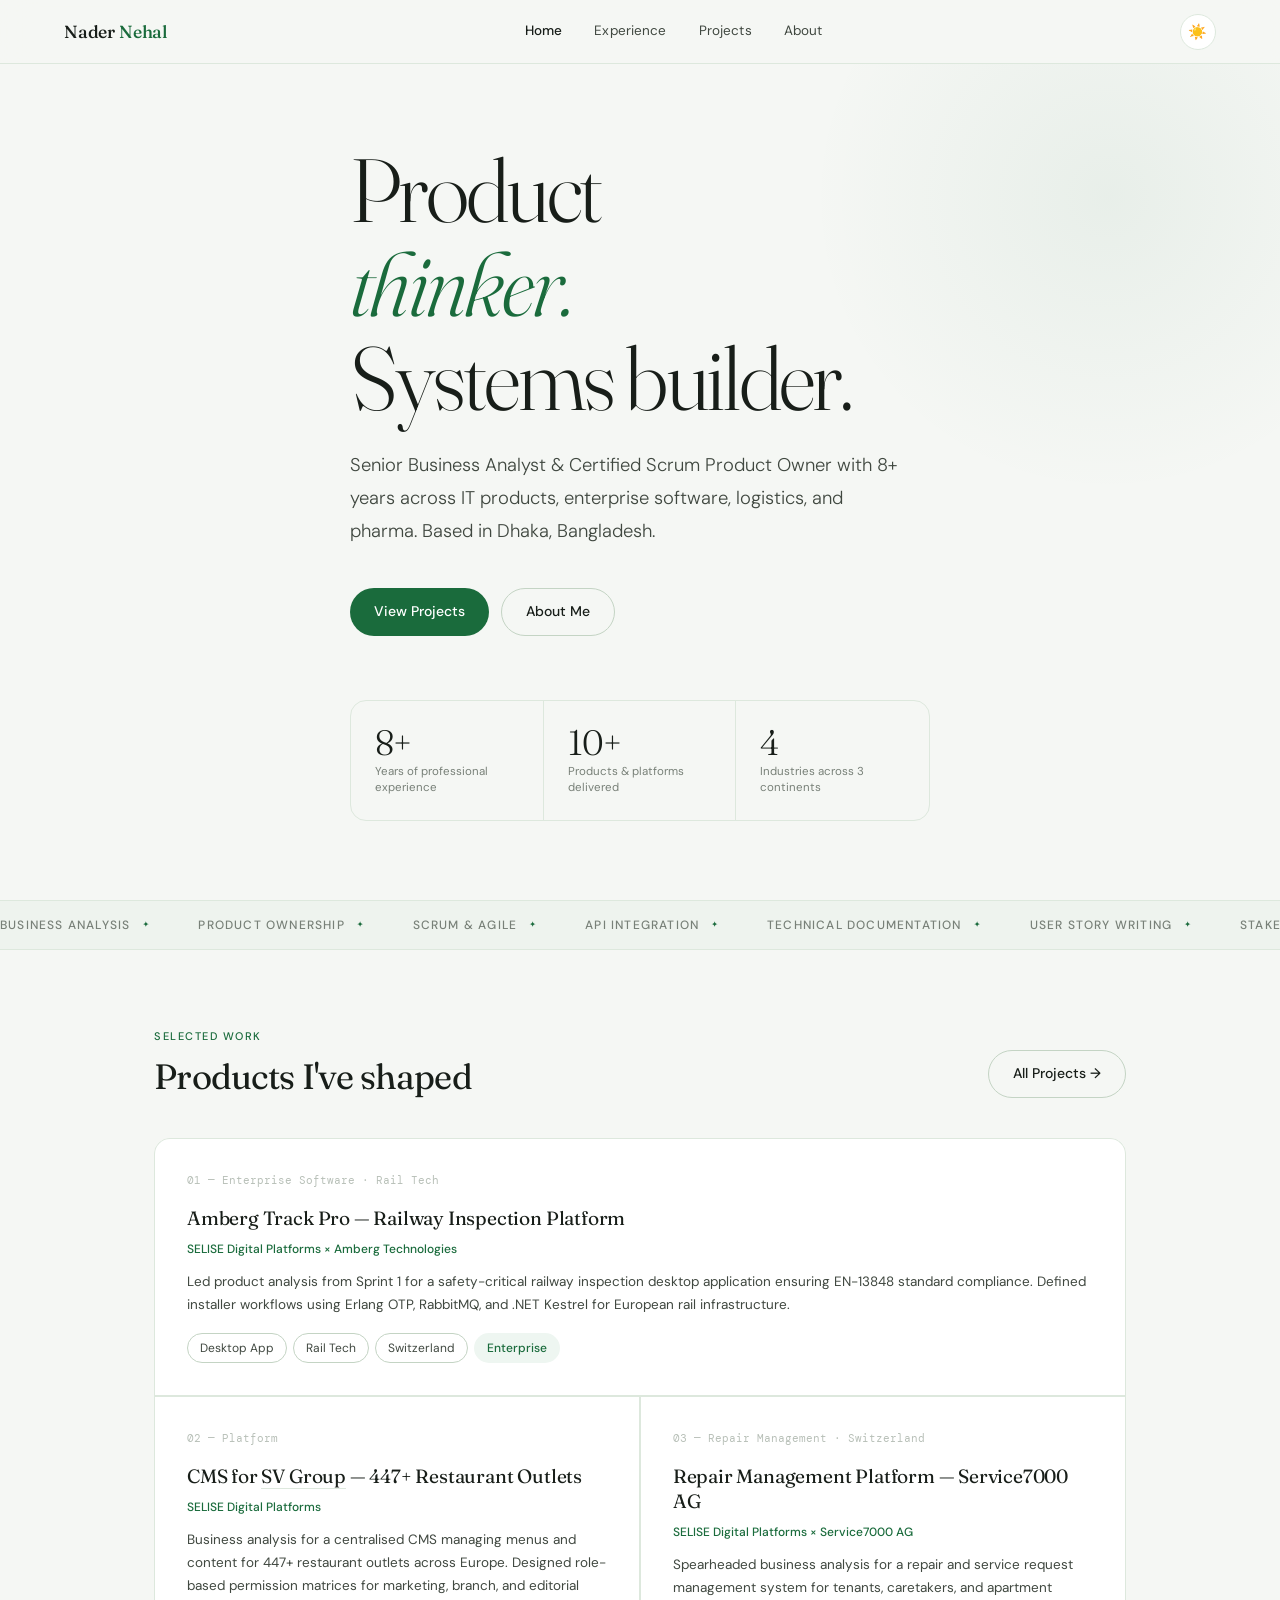
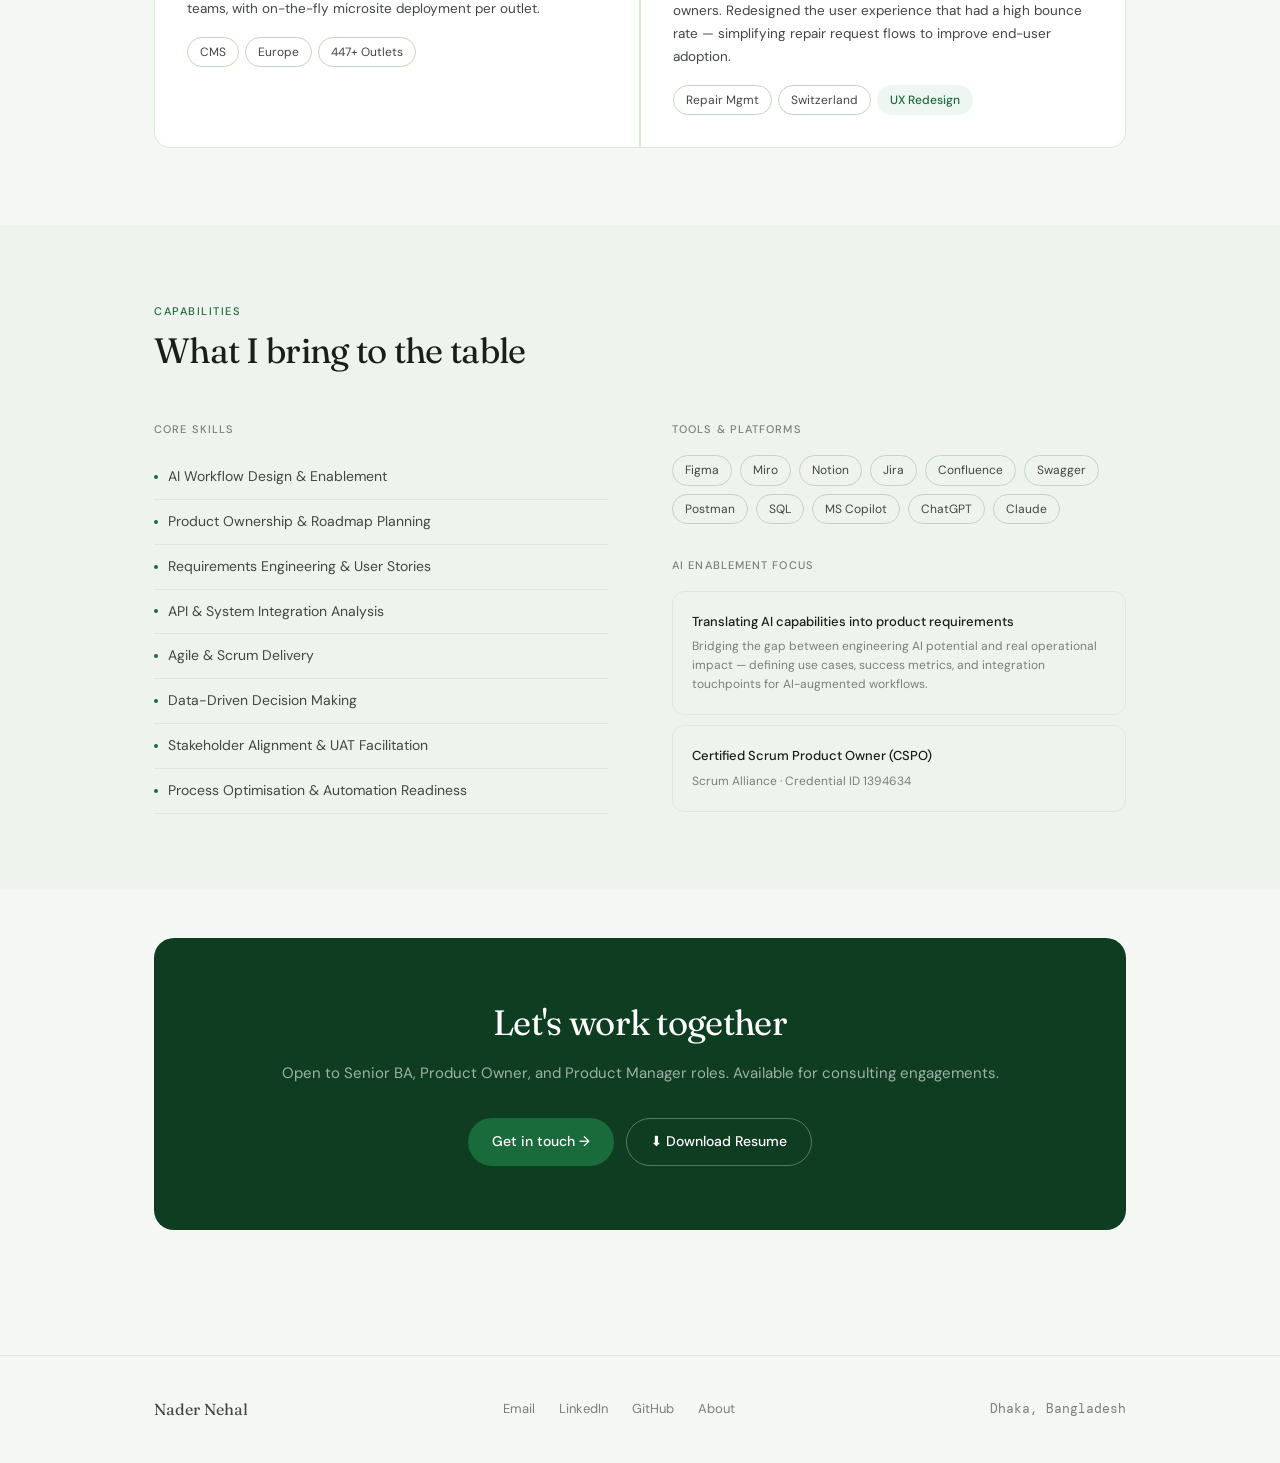
<file: index.html>
<!DOCTYPE html>
<html lang="en">
<head>
<meta charset="UTF-8"/>
<meta name="viewport" content="width=device-width,initial-scale=1"/>
<title>Nader Nehal — Business Analyst & Product Owner</title>
<meta name="description" content="Senior Business Analyst and Certified Scrum Product Owner with 8+ years across IT, enterprise software, pharma, and logistics. Based in Dhaka, Bangladesh."/>
<link rel="stylesheet" href="shared.css"/>
<link rel="icon" type="image/png" sizes="32x32" href="favicon.png">
<link rel="apple-touch-icon" sizes="180x180" href="apple-touch-icon.png">
<style>
.hero{min-height:calc(100vh - var(--nav-h));display:flex;flex-direction:column;justify-content:center;padding:clamp(3rem,6vw,5rem) 0;position:relative;overflow:hidden;}
.hero::before{content:'';position:absolute;top:-20%;right:-10%;width:600px;height:600px;border-radius:50%;background:radial-gradient(circle,rgba(26,107,60,0.06) 0%,transparent 70%);pointer-events:none;}
.hero-eyebrow{display:flex;align-items:center;gap:12px;margin-bottom:2rem;}
.hero-dot{width:8px;height:8px;border-radius:50%;background:var(--accent);flex-shrink:0;}
.hero-title{margin-bottom:1.5rem;}
.hero-title em{font-style:italic;color:var(--accent);}
.hero-sub{font-size:clamp(1rem,2vw,1.15rem);color:var(--ink-2);max-width:560px;line-height:1.8;margin-bottom:2.5rem;font-weight:300;}
.hero-actions{display:flex;gap:12px;flex-wrap:wrap;margin-bottom:4rem;}
.hero-stats{display:grid;grid-template-columns:repeat(3,1fr);gap:0;border:1px solid var(--border);border-radius:16px;overflow:hidden;max-width:580px;}
.stat-item{padding:1.5rem;border-right:1px solid var(--border);}
.stat-item:last-child{border-right:none;}
.stat-num{font-family:var(--disp);font-size:2.2rem;font-weight:300;letter-spacing:-0.03em;color:var(--ink);line-height:1;margin-bottom:4px;}
.stat-label{font-size:11.5px;color:var(--ink-3);font-weight:400;line-height:1.4;}
.marquee-wrap{overflow:hidden;border-top:1px solid var(--border);border-bottom:1px solid var(--border);padding:14px 0;background:var(--surface);}
.marquee-inner{display:flex;gap:3rem;animation:marquee 20s linear infinite;white-space:nowrap;}
.marquee-item{font-size:12px;font-weight:500;letter-spacing:0.1em;text-transform:uppercase;color:var(--ink-3);display:flex;align-items:center;gap:12px;}
.marquee-item::after{content:'✦';color:var(--accent);font-size:8px;}
@keyframes marquee{from{transform:translateX(0);}to{transform:translateX(-50%);}}
.work-grid{display:grid;grid-template-columns:1fr 1fr;gap:1.5px;background:var(--border);border:1px solid var(--border);border-radius:16px;overflow:hidden;}
.work-card{background:var(--white);padding:2rem;transition:background 0.2s;position:relative;}
.work-card:hover{background:var(--cream);}
.work-card-wide{grid-column:1/-1;}
.work-num{font-family:var(--mono);font-size:11px;color:var(--ink-4);margin-bottom:1rem;}
.work-title{font-family:var(--disp);font-size:1.2rem;font-weight:400;color:var(--ink);margin-bottom:8px;letter-spacing:-0.01em;line-height:1.3;}
.work-co{font-size:12px;color:var(--accent);font-weight:500;margin-bottom:12px;}
.work-co a{color:var(--accent);text-decoration:none;}
.work-co a:hover{text-decoration:underline;}
.work-desc{font-size:13.5px;color:var(--ink-2);line-height:1.7;}
.work-tags{display:flex;flex-wrap:wrap;gap:6px;margin-top:1rem;}
.work-img{width:100%;height:180px;object-fit:cover;border-radius:8px;margin-top:1rem;border:1px solid var(--border);}
.skills-layout{display:grid;grid-template-columns:1fr 1fr;gap:4rem;}
.skill-list{list-style:none;}
.skill-list li{display:flex;align-items:center;gap:10px;padding:10px 0;border-bottom:1px solid var(--border);font-size:14px;color:var(--ink-2);}
.skill-list li::before{content:'';width:4px;height:4px;border-radius:50%;background:var(--accent);flex-shrink:0;}
.cta-band{background:#0f3d22;color:white;border-radius:20px;padding:clamp(2.5rem,5vw,4rem);text-align:center;margin:0 0 clamp(3rem,6vw,5rem);}
[data-theme="dark"] .cta-band{background:var(--white);}
.cta-band .display-md{color:white;margin-bottom:1rem;}
[data-theme="dark"] .cta-band .display-md{color:var(--ink);}
.cta-band p{color:rgba(255,255,255,0.6);margin-bottom:2rem;font-size:15px;}
[data-theme="dark"] .cta-band p{color:var(--ink-3);}
.resume-btn{display:inline-flex;align-items:center;gap:8px;padding:11px 24px;border-radius:99px;font-size:14px;font-weight:500;cursor:pointer;transition:all 0.2s;text-decoration:none;border:1.5px solid rgba(255,255,255,0.3);color:white;background:transparent;}
.resume-btn:hover{background:rgba(255,255,255,0.1);border-color:rgba(255,255,255,0.6);}
[data-theme="dark"] .resume-btn{border-color:var(--border-2);color:var(--ink);}
@media(max-width:768px){
  .work-grid{grid-template-columns:1fr;}
  .work-card-wide{grid-column:1;}
  .skills-layout{grid-template-columns:1fr;gap:2rem;}
  .hero-stats{grid-template-columns:1fr;max-width:280px;}
  .stat-item{border-right:none;border-bottom:1px solid var(--border);}
  .stat-item:last-child{border-bottom:none;}
}
</style>
</head>
<body>
<nav class="nav">
  <a href="index.html" class="nav-brand">Nader <span>Nehal</span></a>
  <div class="nav-links">
    <a href="index.html" class="active">Home</a>
    <a href="experience.html">Experience</a>
    <a href="projects.html">Projects</a>
    <a href="about.html">About</a>
  </div>
  <div class="nav-right">
    <button class="theme-btn" id="theme-btn" title="Toggle dark mode">☀️</button>
    <button class="menu-btn" id="menu-btn" aria-label="Menu"><span></span><span></span><span></span></button>
  </div>
</nav>
<div class="mobile-menu" id="mobile-menu">
  <a href="index.html">Home</a>
  <a href="experience.html">Experience</a>
  <a href="projects.html">Projects</a>
  <a href="about.html">About</a>
</div>

<main>
  <section class="hero">
    <div class="container">
      <h1 class="display-xl hero-title fade-up">
        Product<br>
        <em>thinker.</em><br>
        Systems builder.
      </h1>
      <p class="hero-sub fade-up fade-up-1">Senior Business Analyst & Certified Scrum Product Owner with 8+ years across IT products, enterprise software, logistics, and pharma. Based in Dhaka, Bangladesh.</p>
      <div class="hero-actions fade-up fade-up-2">
        <a href="projects.html" class="btn btn-primary">View Projects</a>
        <a href="about.html" class="btn btn-outline">About Me</a>
      </div>
      <div class="hero-stats fade-up fade-up-3">
        <div class="stat-item">
          <div class="stat-num">8+</div>
          <div class="stat-label">Years of professional experience</div>
        </div>
        <div class="stat-item">
          <div class="stat-num">10+</div>
          <div class="stat-label">Products & platforms delivered</div>
        </div>
        <div class="stat-item">
          <div class="stat-num">4</div>
          <div class="stat-label">Industries across 3 continents</div>
        </div>
      </div>
    </div>
  </section>

  <div class="marquee-wrap">
    <div class="marquee-inner">
      <span class="marquee-item">Business Analysis</span>
      <span class="marquee-item">Product Ownership</span>
      <span class="marquee-item">Scrum & Agile</span>
      <span class="marquee-item">API Integration</span>
      <span class="marquee-item">Technical Documentation</span>
      <span class="marquee-item">User Story Writing</span>
      <span class="marquee-item">Stakeholder Management</span>
      <span class="marquee-item">UAT Facilitation</span>
      <span class="marquee-item">Business Analysis</span>
      <span class="marquee-item">Product Ownership</span>
      <span class="marquee-item">Scrum & Agile</span>
      <span class="marquee-item">API Integration</span>
      <span class="marquee-item">Technical Documentation</span>
      <span class="marquee-item">User Story Writing</span>
      <span class="marquee-item">Stakeholder Management</span>
      <span class="marquee-item">UAT Facilitation</span>
    </div>
  </div>

  <section class="section">
    <div class="container">
      <div style="display:flex;align-items:flex-end;justify-content:space-between;flex-wrap:wrap;gap:1rem;margin-bottom:2.5rem;">
        <div>
          <div class="overline fade-up" style="margin-bottom:10px;">Selected Work</div>
          <h2 class="display-md fade-up fade-up-1">Products I've shaped</h2>
        </div>
        <a href="projects.html" class="btn btn-outline fade-up fade-up-2">All Projects →</a>
      </div>
      <div class="work-grid fade-up fade-up-1">
        <div class="work-card work-card-wide" style="cursor:pointer;" onclick="location.href='projects.html#/project/amberg'">
          <div class="work-num">01 — Enterprise Software · Rail Tech</div>
          <div class="work-title">Amberg Track Pro — Railway Inspection Platform</div>
          <div class="work-co"><a href="https://selisegroup.com/" target="_blank">SELISE Digital Platforms</a> × <a href="https://ambergtechnologies.com/" target="_blank">Amberg Technologies</a></div>
          <div class="work-desc">Led product analysis from Sprint 1 for a safety-critical railway inspection desktop application ensuring EN-13848 standard compliance. Defined installer workflows using Erlang OTP, RabbitMQ, and .NET Kestrel for European rail infrastructure.</div>
          <div class="work-tags">
            <span class="tag">Desktop App</span><span class="tag">Rail Tech</span><span class="tag">Switzerland</span><span class="tag tag-accent">Enterprise</span>
          </div>
        </div>
        <div class="work-card" style="cursor:pointer;" onclick="location.href='projects.html#/project/sv-cms'">
          <div class="work-num">02 — Platform</div>
          <div class="work-title">CMS for <a href="https://sv-group.com/en" target="_blank" style="color:inherit;text-decoration:none;border-bottom:1px solid var(--border);" onclick="event.stopPropagation()">SV Group</a> — 447+ Restaurant Outlets</div>
          <div class="work-co"><a href="https://selisegroup.com/" target="_blank">SELISE Digital Platforms</a></div>
          <div class="work-desc">Business analysis for a centralised CMS managing menus and content for 447+ restaurant outlets across Europe. Designed role-based permission matrices for marketing, branch, and editorial teams, with on-the-fly microsite deployment per outlet.</div>
          <div class="work-tags"><span class="tag">CMS</span><span class="tag">Europe</span><span class="tag">447+ Outlets</span></div>
        </div>
        <div class="work-card" style="cursor:pointer;" onclick="location.href='projects.html#/project/service7000'">
          <div class="work-num">03 — Repair Management · Switzerland</div>
          <div class="work-title">Repair Management Platform — Service7000 AG</div>
          <div class="work-co"><a href="https://selisegroup.com/" target="_blank" onclick="event.stopPropagation()">SELISE Digital Platforms</a> × <a href="http://www.service7000.ch" target="_blank" onclick="event.stopPropagation()">Service7000 AG</a></div>
          <div class="work-desc">Spearheaded business analysis for a repair and service request management system for tenants, caretakers, and apartment owners. Redesigned the user experience that had a high bounce rate — simplifying repair request flows to improve end-user adoption.</div>
          <div class="work-tags"><span class="tag">Repair Mgmt</span><span class="tag">Switzerland</span><span class="tag tag-accent">UX Redesign</span></div>
        </div>
      </div>
    </div>
  </section>

  <section class="section" style="background:var(--surface);">
    <div class="container">
      <div class="overline fade-up" style="margin-bottom:10px;">Capabilities</div>
      <h2 class="display-md fade-up fade-up-1" style="margin-bottom:3rem;">What I bring to the table</h2>
      <div class="skills-layout">
        <div>
          <div style="font-size:11px;font-weight:500;letter-spacing:0.1em;text-transform:uppercase;color:var(--ink-3);margin-bottom:1rem;">Core Skills</div>
          <ul class="skill-list fade-up fade-up-1">
            <li>AI Workflow Design & Enablement</li>
            <li>Product Ownership & Roadmap Planning</li>
            <li>Requirements Engineering & User Stories</li>
            <li>API & System Integration Analysis</li>
            <li>Agile & Scrum Delivery</li>
            <li>Data-Driven Decision Making</li>
            <li>Stakeholder Alignment & UAT Facilitation</li>
            <li>Process Optimisation & Automation Readiness</li>
          </ul>
        </div>
        <div>
          <div style="font-size:11px;font-weight:500;letter-spacing:0.1em;text-transform:uppercase;color:var(--ink-3);margin-bottom:1rem;">Tools & Platforms</div>
          <div style="display:flex;flex-wrap:wrap;gap:8px;" class="fade-up fade-up-2">
            <span class="tag">Figma</span><span class="tag">Miro</span><span class="tag">Notion</span>
            <span class="tag">Jira</span><span class="tag">Confluence</span><span class="tag">Swagger</span>
            <span class="tag">Postman</span><span class="tag">SQL</span><span class="tag">MS Copilot</span>
            <span class="tag">ChatGPT</span><span class="tag">Claude</span>
          </div>
          <div style="margin-top:2rem;">
            <div style="font-size:11px;font-weight:500;letter-spacing:0.1em;text-transform:uppercase;color:var(--ink-3);margin-bottom:1rem;">AI Enablement Focus</div>
            <div class="fade-up fade-up-2" style="border:1px solid var(--border);border-radius:12px;padding:1.2rem;margin-bottom:10px;">
              <div style="font-size:13px;font-weight:500;color:var(--ink);margin-bottom:4px;">Translating AI capabilities into product requirements</div>
              <div style="font-size:12px;color:var(--ink-3);line-height:1.6;">Bridging the gap between engineering AI potential and real operational impact — defining use cases, success metrics, and integration touchpoints for AI-augmented workflows.</div>
            </div>
            <div class="fade-up fade-up-3" style="border:1px solid var(--border);border-radius:12px;padding:1.2rem;">
              <div style="font-size:13px;font-weight:500;color:var(--ink);margin-bottom:4px;">Certified Scrum Product Owner (CSPO)</div>
              <div style="font-size:12px;color:var(--ink-3);">Scrum Alliance · Credential ID 1394634</div>
            </div>
          </div>
        </div>
      </div>
    </div>
  </section>

  <section class="section-sm">
    <div class="container">
      <div class="cta-band fade-up">
        <h2 class="display-md">Let's work together</h2>
        <p>Open to Senior BA, Product Owner, and Product Manager roles. Available for consulting engagements.</p>
        <div style="display:flex;gap:12px;justify-content:center;flex-wrap:wrap;">
          <a href="mailto:nader.nehal10@gmail.com" class="btn btn-primary">Get in touch →</a>
          <a href="NaderNehal_Resume_2026.pdf" class="resume-btn" download>⬇ Download Resume</a>
        </div>
      </div>
    </div>
  </section>
</main>

<footer class="footer">
  <div class="container">
    <div class="footer-inner">
      <span class="footer-name">Nader Nehal</span>
      <div class="footer-links">
        <a href="mailto:nader.nehal10@gmail.com">Email</a>
        <a href="https://linkedin.com/in/nadernehal" target="_blank">LinkedIn</a>
        <a href="https://github.com/nadernehal10" target="_blank">GitHub</a>
        <a href="about.html">About</a>
      </div>
      <span class="mono">Dhaka, Bangladesh</span>
    </div>
  </div>
</footer>

<script>
const html=document.documentElement,themeBtn=document.getElementById('theme-btn');
const saved=localStorage.getItem('nn-theme');
if(saved==='dark'){html.dataset.theme='dark';themeBtn.textContent='🌙';}
themeBtn.addEventListener('click',()=>{const d=html.dataset.theme==='dark';html.dataset.theme=d?'':'dark';themeBtn.textContent=d?'☀️':'🌙';localStorage.setItem('nn-theme',d?'light':'dark');});
document.getElementById('menu-btn').addEventListener('click',()=>document.getElementById('mobile-menu').classList.toggle('open'));
const obs=new IntersectionObserver(e=>e.forEach(x=>{if(x.isIntersecting)x.target.classList.add('visible');}),{threshold:0.1});
document.querySelectorAll('.fade-up').forEach(el=>obs.observe(el));
</script>
</body>
</html>
</file>
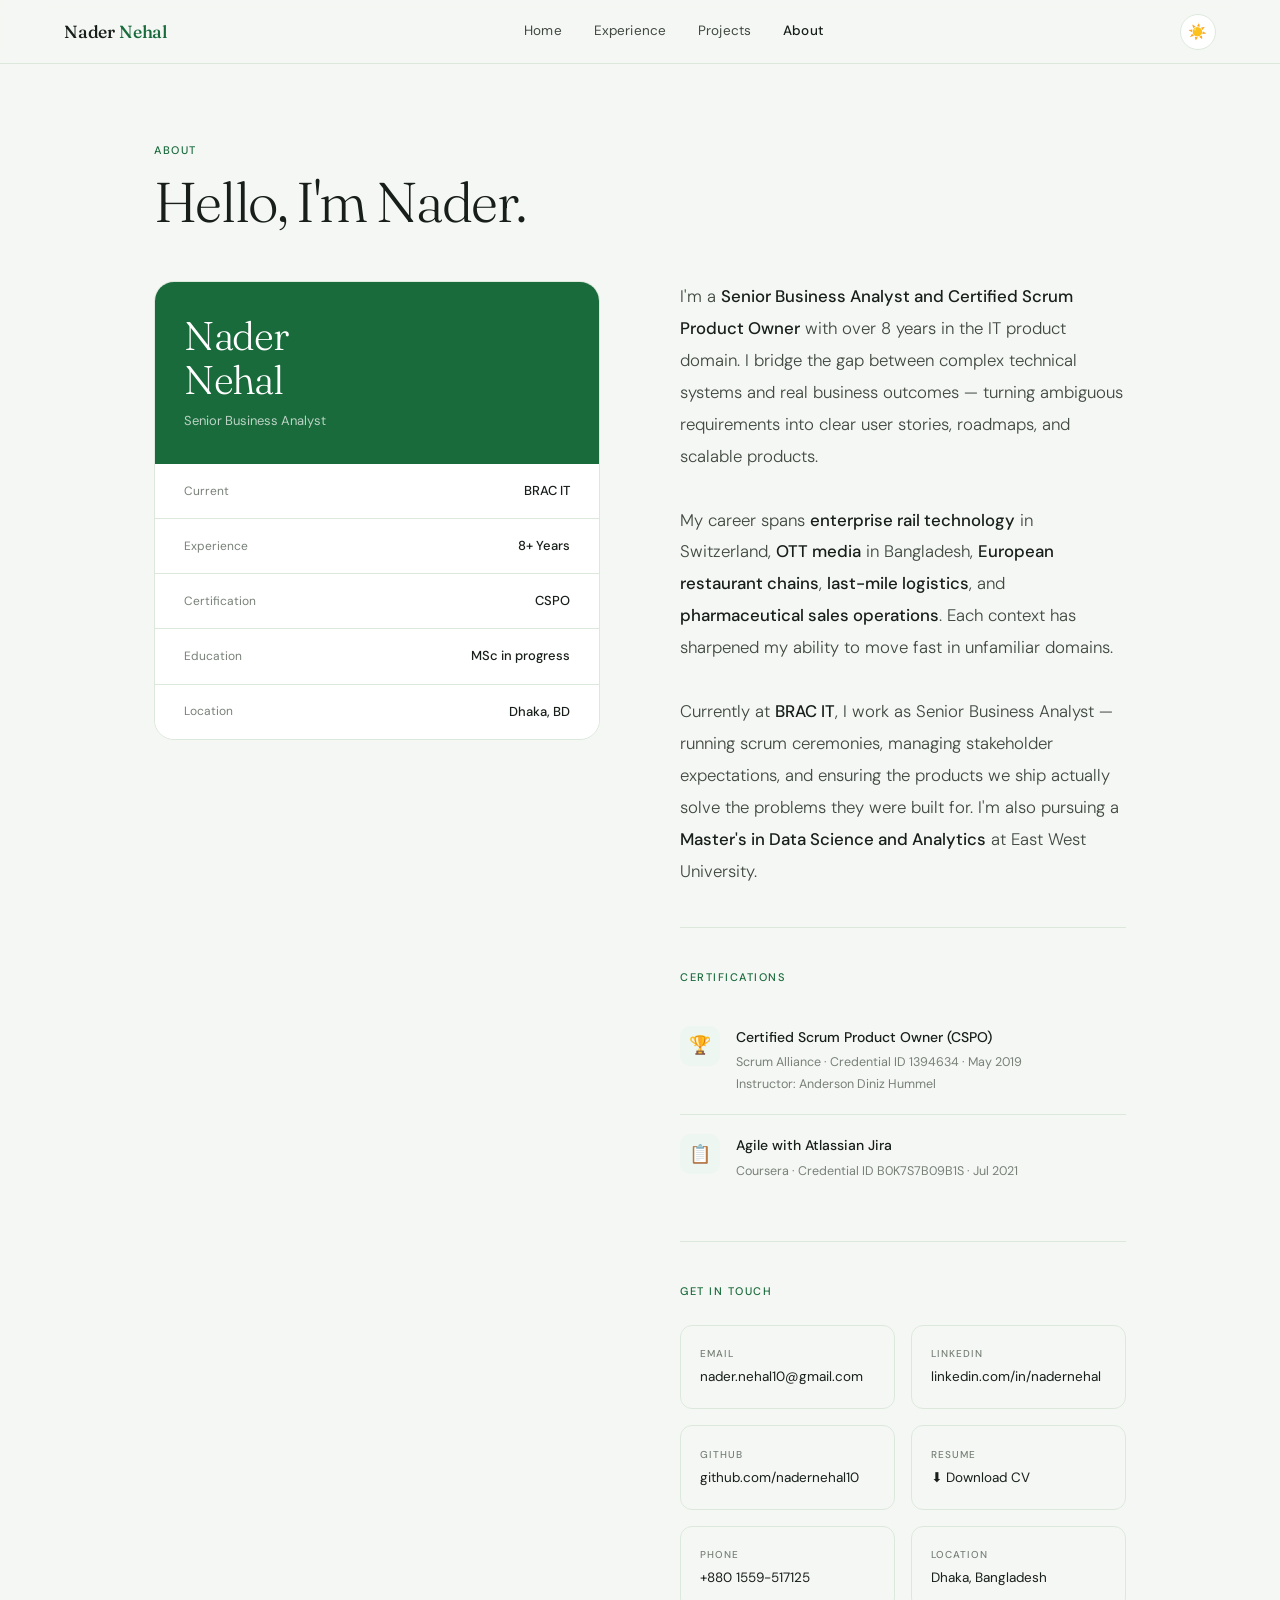
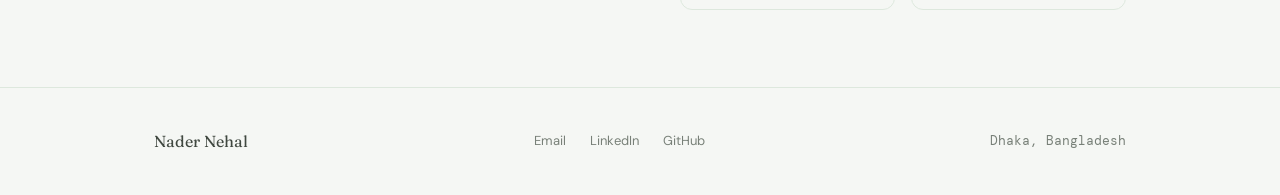
<file: about.html>
<!DOCTYPE html>
<html lang="en">
<head>
<meta charset="UTF-8"/>
<meta name="viewport" content="width=device-width,initial-scale=1"/>
<title>About — Nader Nehal</title>
<link rel="stylesheet" href="shared.css"/>
<link rel="icon" type="image/png" sizes="32x32" href="favicon.png">
<link rel="apple-touch-icon" sizes="180x180" href="apple-touch-icon.png">
<style>
.about-layout { display: grid; grid-template-columns: 1fr 1fr; gap: 5rem; align-items: start; }
.photo-block { position: sticky; top: calc(var(--nav-h) + 2rem); }


.about-bio { font-size: 1.05rem; color: var(--ink-2); line-height: 1.9; font-weight: 300; margin-bottom: 2rem; }
.about-bio strong { color: var(--ink); font-weight: 500; }

.cert-list { list-style: none; }
.cert-item { display: flex; gap: 16px; align-items: flex-start; padding: 1.2rem 0; border-bottom: 1px solid var(--border); }
.cert-item:last-child { border-bottom: none; }
.cert-icon { width: 40px; height: 40px; border-radius: 10px; background: var(--accent-bg); display: flex; align-items: center; justify-content: center; font-size: 18px; flex-shrink: 0; }
.cert-name { font-size: 14px; font-weight: 500; color: var(--ink); margin-bottom: 3px; }
.cert-body { font-size: 12.5px; color: var(--ink-3); }

.contact-grid { display: grid; grid-template-columns: 1fr 1fr; gap: 1rem; margin-top: 1.5rem; }
.contact-item { border: 1px solid var(--border); border-radius: 12px; padding: 1.2rem; text-decoration: none; transition: border-color 0.2s, transform 0.2s; display: block; }
.contact-item:hover { border-color: var(--border-2); transform: translateY(-1px); }
.contact-item-label { font-size: 10px; font-weight: 500; letter-spacing: 0.1em; text-transform: uppercase; color: var(--ink-3); margin-bottom: 4px; }
.contact-item-val { font-size: 13.5px; color: var(--ink); font-weight: 400; word-break: break-all; }

@media (max-width: 900px) {
  .about-layout { grid-template-columns: 1fr; gap: 2rem; }
  .photo-block { position: static; }
  .photo-placeholder { aspect-ratio: 4/3; max-height: 320px; }
  .contact-grid { grid-template-columns: 1fr; }
}
</style>
</head>
<body>
<nav class="nav">
  <a href="index.html" class="nav-brand">Nader <span>Nehal</span></a>
  <div class="nav-links">
    <a href="index.html">Home</a>
    <a href="experience.html">Experience</a>
    <a href="projects.html">Projects</a>
    <a href="about.html" class="active">About</a>
  </div>
  <div class="nav-right">
    <button class="theme-btn" id="theme-btn">☀️</button>
    <button class="menu-btn" id="menu-btn"><span></span><span></span><span></span></button>
  </div>
</nav>
<div class="mobile-menu" id="mobile-menu">
  <a href="index.html">Home</a><a href="experience.html">Experience</a><a href="projects.html">Projects</a><a href="about.html">About</a>
</div>

<main>
  <section class="section">
    <div class="container">
      <div class="overline fade-up" style="margin-bottom:12px;">About</div>
      <h1 class="display-lg fade-up fade-up-1" style="margin-bottom:3rem;">Hello, I'm Nader.</h1>

      <div class="about-layout">
        <div class="photo-block fade-up">
          <div style="border:1px solid var(--border);border-radius:20px;overflow:hidden;">
            <div style="background:var(--accent);padding:2rem 1.8rem;">
              <div style="font-family:var(--disp);font-size:2.5rem;font-weight:300;color:white;letter-spacing:-0.03em;line-height:1.1;">Nader<br>Nehal</div>
              <div style="font-size:13px;color:rgba(255,255,255,0.7);margin-top:8px;">Senior Business Analyst</div>
            </div>
            <div style="background:var(--white);">
              <div style="padding:1rem 1.8rem;border-bottom:1px solid var(--border);display:flex;align-items:center;justify-content:space-between;">
                <span style="font-size:12px;color:var(--ink-3);">Current</span>
                <span style="font-size:13px;font-weight:500;color:var(--ink);">BRAC IT</span>
              </div>
              <div style="padding:1rem 1.8rem;border-bottom:1px solid var(--border);display:flex;align-items:center;justify-content:space-between;">
                <span style="font-size:12px;color:var(--ink-3);">Experience</span>
                <span style="font-size:13px;font-weight:500;color:var(--ink);">8+ Years</span>
              </div>
              <div style="padding:1rem 1.8rem;border-bottom:1px solid var(--border);display:flex;align-items:center;justify-content:space-between;">
                <span style="font-size:12px;color:var(--ink-3);">Certification</span>
                <span style="font-size:13px;font-weight:500;color:var(--ink);">CSPO</span>
              </div>
              <div style="padding:1rem 1.8rem;border-bottom:1px solid var(--border);display:flex;align-items:center;justify-content:space-between;">
                <span style="font-size:12px;color:var(--ink-3);">Education</span>
                <span style="font-size:13px;font-weight:500;color:var(--ink);">MSc in progress</span>
              </div>
              <div style="padding:1rem 1.8rem;display:flex;align-items:center;justify-content:space-between;">
                <span style="font-size:12px;color:var(--ink-3);">Location</span>
                <span style="font-size:13px;font-weight:500;color:var(--ink);">Dhaka, BD</span>
              </div>
            </div>
          </div>
        </div>

        <div>
          <p class="about-bio fade-up">I'm a <strong>Senior Business Analyst and Certified Scrum Product Owner</strong> with over 8 years in the IT product domain. I bridge the gap between complex technical systems and real business outcomes — turning ambiguous requirements into clear user stories, roadmaps, and scalable products.</p>
          <p class="about-bio fade-up fade-up-1">My career spans <strong>enterprise rail technology</strong> in Switzerland, <strong>OTT media</strong> in Bangladesh, <strong>European restaurant chains</strong>, <strong>last-mile logistics</strong>, and <strong>pharmaceutical sales operations</strong>. Each context has sharpened my ability to move fast in unfamiliar domains.</p>
          <p class="about-bio fade-up fade-up-2">Currently at <strong>BRAC IT</strong>, I work as Senior Business Analyst — running scrum ceremonies, managing stakeholder expectations, and ensuring the products we ship actually solve the problems they were built for. I'm also pursuing a <strong>Master's in Data Science and Analytics</strong> at East West University.</p>

          <div class="rule" style="margin: 2.5rem 0;"></div>

          <!-- CERTIFICATIONS -->
          <div class="fade-up fade-up-3">
            <div class="overline" style="margin-bottom:1.2rem;">Certifications</div>
            <ul class="cert-list">
              <li class="cert-item">
                <div class="cert-icon">🏆</div>
                <div>
                  <div class="cert-name">Certified Scrum Product Owner (CSPO)</div>
                  <div class="cert-body">Scrum Alliance · Credential ID 1394634 · May 2019<br>Instructor: Anderson Diniz Hummel</div>
                </div>
              </li>
              <li class="cert-item">
                <div class="cert-icon">📋</div>
                <div>
                  <div class="cert-name">Agile with Atlassian Jira</div>
                  <div class="cert-body">Coursera · Credential ID B0K7S7B09B1S · Jul 2021</div>
                </div>
              </li>
            </ul>
          </div>

          <div class="rule" style="margin: 2.5rem 0;"></div>

          <!-- CONTACT -->
          <div class="fade-up">
            <div class="overline" style="margin-bottom:1.2rem;">Get in touch</div>
            <div class="contact-grid">
              <a href="mailto:nader.nehal10@gmail.com" class="contact-item">
                <div class="contact-item-label">Email</div>
                <div class="contact-item-val">nader.nehal10@gmail.com</div>
              </a>
              <a href="https://linkedin.com/in/nadernehal" target="_blank" class="contact-item">
                <div class="contact-item-label">LinkedIn</div>
                <div class="contact-item-val">linkedin.com/in/nadernehal</div>
              </a>
              <a href="https://github.com/nadernehal10" target="_blank" class="contact-item"><div class="contact-item-label">GitHub</div><div class="contact-item-val">github.com/nadernehal10</div></a><a href="NaderNehal_Resume_2026.pdf" download class="contact-item"><div class="contact-item-label">Resume</div><div class="contact-item-val">⬇ Download CV</div></a><div class="contact-item"><div class="contact-item-label">Phone</div>
                <div class="contact-item-val">+880 1559-517125</div>
              </div>
              <div class="contact-item">
                <div class="contact-item-label">Location</div>
                <div class="contact-item-val">Dhaka, Bangladesh</div>
              </div>
            </div>
          </div>
        </div>
      </div>
    </div>
  </section>
</main>

<footer class="footer">
  <div class="container">
    <div class="footer-inner">
      <span class="footer-name">Nader Nehal</span>
      <div class="footer-links"><a href="mailto:nader.nehal10@gmail.com">Email</a><a href="https://linkedin.com/in/nadernehal" target="_blank">LinkedIn</a><a href="https://github.com/nadernehal10" target="_blank">GitHub</a></div>
      <span class="mono">Dhaka, Bangladesh</span>
    </div>
  </div>
</footer>
<script>
const html=document.documentElement,themeBtn=document.getElementById('theme-btn');
if(localStorage.getItem('nn-theme')==='dark'){html.dataset.theme='dark';themeBtn.textContent='🌙';}
themeBtn.addEventListener('click',()=>{const d=html.dataset.theme==='dark';html.dataset.theme=d?'':'dark';themeBtn.textContent=d?'☀️':'🌙';localStorage.setItem('nn-theme',d?'light':'dark');});
document.getElementById('menu-btn').addEventListener('click',()=>document.getElementById('mobile-menu').classList.toggle('open'));
const obs=new IntersectionObserver(e=>e.forEach(x=>{if(x.isIntersecting)x.target.classList.add('visible');}),{threshold:0.1});
document.querySelectorAll('.fade-up').forEach(el=>obs.observe(el));
</script>
</body>
</html>
</file>
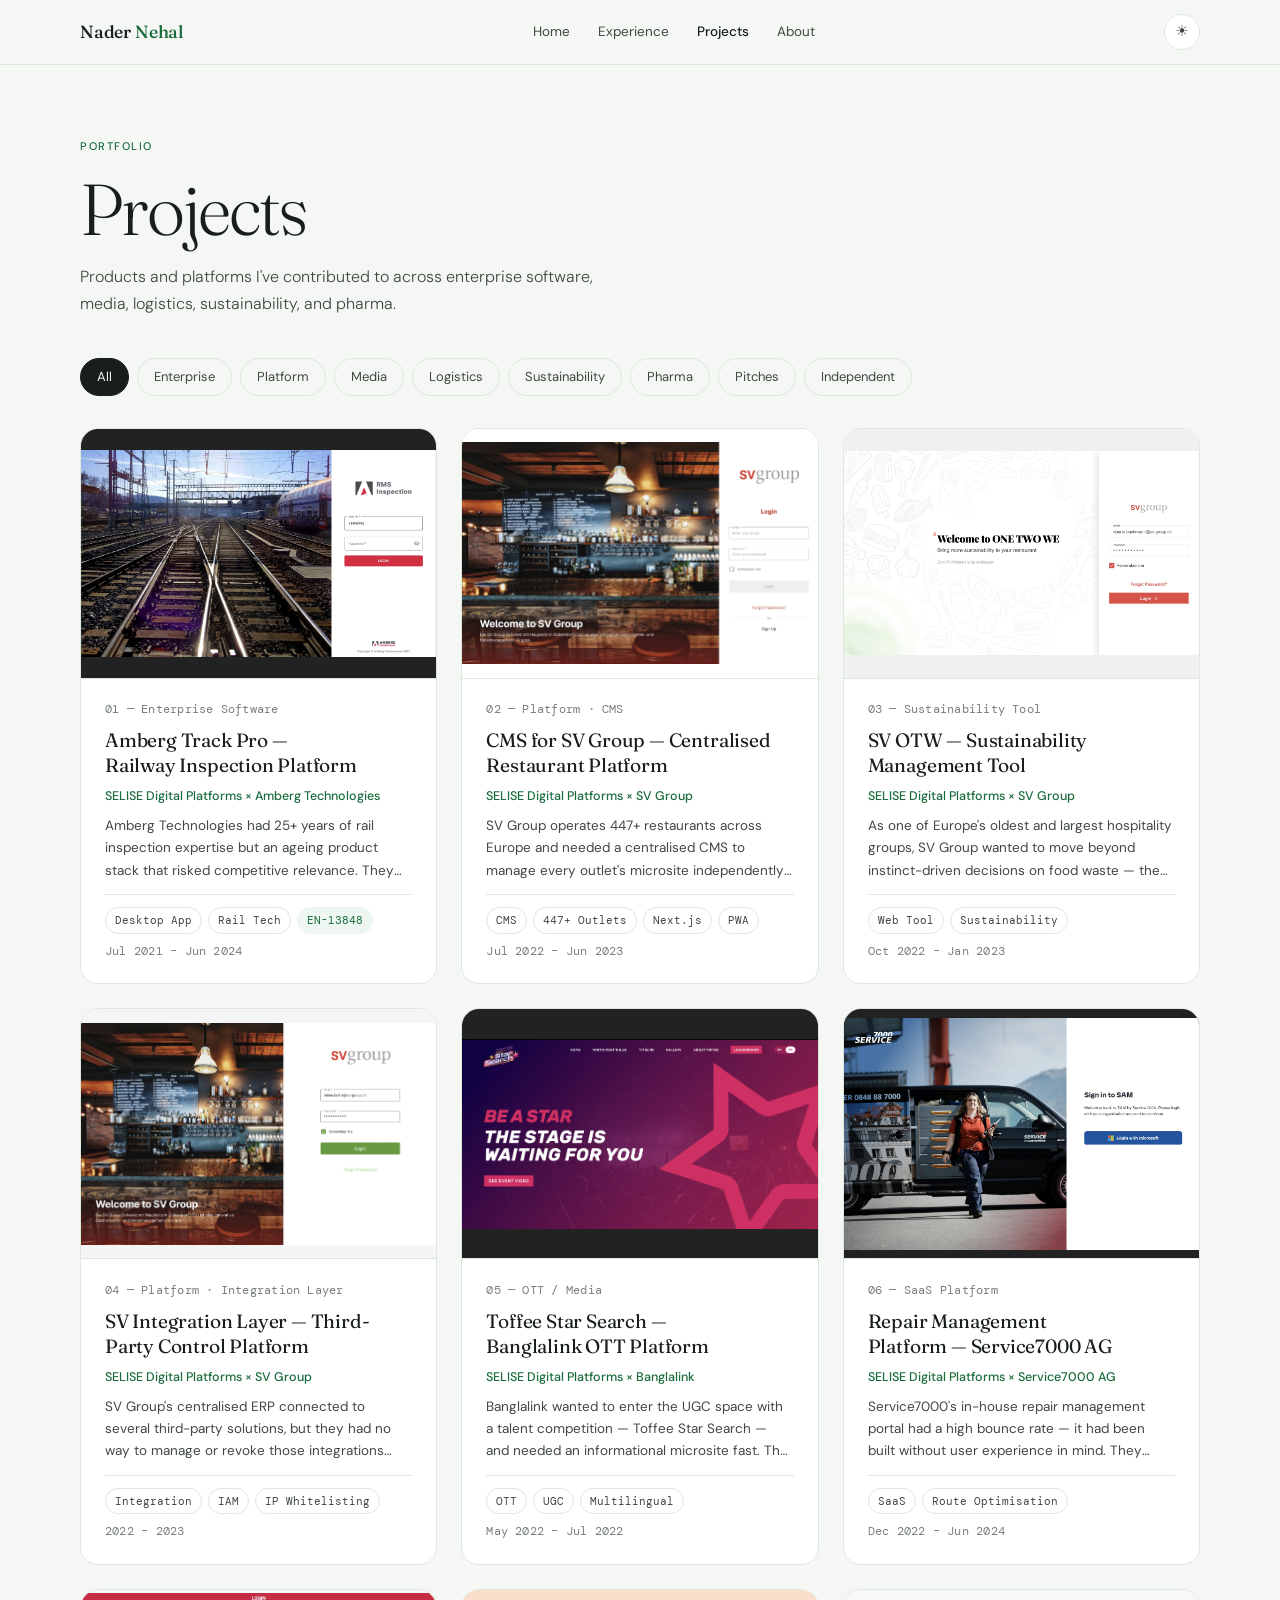
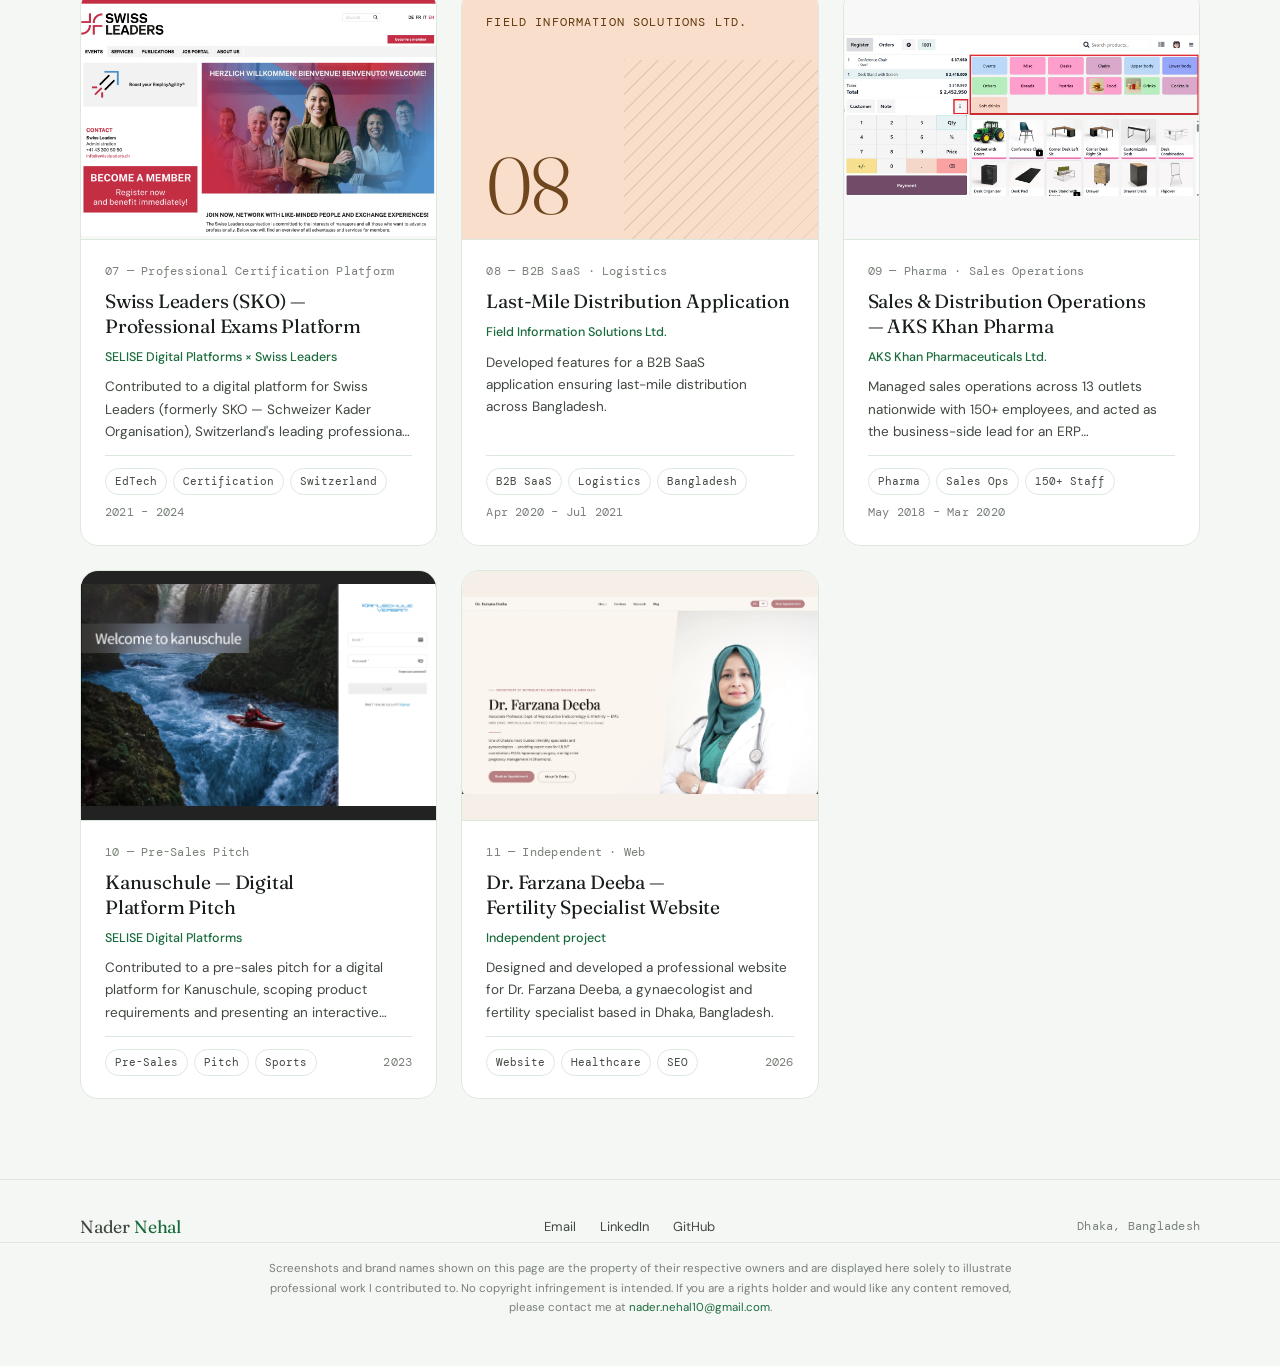
<file: projects.html>
<!DOCTYPE html>
<html lang="en">
<head>
<meta charset="UTF-8"/>
<meta name="viewport" content="width=device-width,initial-scale=1"/>
<title>Projects — Nader Nehal</title>
<link rel="icon" type="image/png" sizes="32x32" href="favicon.png"/>
<link rel="preconnect" href="https://fonts.googleapis.com"/>
<link rel="preconnect" href="https://fonts.gstatic.com" crossorigin=""/>
<link href="https://fonts.googleapis.com/css2?family=Fraunces:ital,opsz,wght@0,9..144,300;0,9..144,400;0,9..144,500;0,9..144,600;1,9..144,300;1,9..144,400&family=DM+Sans:wght@300;400;500&family=DM+Mono:wght@400;500&display=swap" rel="stylesheet"/>
<style>
:root{--bg:#f5f7f4;--surface:#eef3ee;--card:#fff;--ink:#181e19;--ink-2:#404840;--ink-4:#788078;--border:#dde8dd;--border-2:#c4d4c4;--accent:#1a6b3c;--accent-soft:#eef6f1;--stage:#222;--disp:'Fraunces',Georgia,serif;--sans:'DM Sans',system-ui,sans-serif;--mono:'DM Mono',monospace}
[data-theme="dark"]{--bg:#111612;--surface:#141a14;--card:#171d18;--ink:#e8f0e8;--ink-2:#a0b0a0;--ink-4:#7a8a7a;--border:#243024;--border-2:#304030;--accent:#2d9e56;--accent-soft:#0e1e12;--stage:#1b1b1b}
*,*::before,*::after{box-sizing:border-box;margin:0;padding:0}
html{scroll-behavior:smooth}
body{background:var(--bg);color:var(--ink);font-family:var(--sans);font-size:16px;line-height:1.7;-webkit-font-smoothing:antialiased;transition:background .25s,color .25s}
a{color:var(--accent);text-decoration:none}a:hover{text-decoration:underline}
button{font:inherit;color:inherit;background:none;border:none;cursor:pointer}
.container{max-width:1200px;margin:0 auto;padding:0 clamp(1.25rem,4vw,2.5rem)}
.mono{font-family:var(--mono);font-size:11.5px;letter-spacing:.02em;color:var(--ink-4)}
.overline{font-size:11px;font-weight:500;letter-spacing:.14em;text-transform:uppercase;color:var(--accent)}
.tag{font-family:var(--mono);font-size:11px;padding:3px 9px;border-radius:99px;border:1px solid var(--border);color:var(--ink-2);white-space:nowrap}
.tag-accent{border-color:transparent;background:var(--accent-soft);color:var(--accent)}
/* nav */
.nav{position:sticky;top:0;z-index:50;background:color-mix(in oklab,var(--bg) 88%,transparent);backdrop-filter:blur(12px);border-bottom:1px solid var(--border)}
.nav-in{display:flex;align-items:center;justify-content:space-between;height:64px;gap:1rem}
.nav-brand{font-family:var(--disp);font-size:1.1rem;font-weight:500;letter-spacing:-.01em;color:var(--ink)}.nav-brand span{color:var(--accent)}.nav-brand:hover{text-decoration:none}
.nav-links{display:flex;gap:1.75rem}.nav-links a{font-size:13.5px;color:var(--ink-2)}.nav-links a.active{color:var(--ink);font-weight:500}.nav-links a:hover{color:var(--ink);text-decoration:none}
.theme-btn{width:36px;height:36px;border-radius:50%;border:1px solid var(--border);background:var(--card);display:flex;align-items:center;justify-content:center;font-size:15px;transition:all .2s;color:var(--ink-2)}
.theme-btn:hover{border-color:var(--border-2);color:var(--ink)}
@media(max-width:640px){.nav-links{gap:1rem}.nav-links a{font-size:12.5px}}
/* list */
.page-head{padding:4.5rem 0 2.5rem;display:grid;gap:1rem}
.display{font-family:var(--disp);font-weight:300;font-size:clamp(2.5rem,6vw,4.5rem);line-height:1.05;letter-spacing:-.03em}
.lede{font-size:16px;color:var(--ink-2);max-width:540px;font-weight:300;text-wrap:pretty}
.filter-row{display:flex;gap:8px;flex-wrap:wrap;margin-bottom:2rem}
.filter-btn{padding:7px 16px;border:1px solid var(--border);border-radius:99px;font-size:13px;color:var(--ink-2);transition:all .15s}
.filter-btn:hover{border-color:var(--border-2);color:var(--ink)}
.filter-btn.active{background:var(--ink);color:var(--bg);border-color:var(--ink)}
.grid{display:grid;grid-template-columns:repeat(auto-fill,minmax(min(100%,340px),1fr));gap:1.5rem;padding-bottom:5rem}
.card{border:1px solid var(--border);border-radius:18px;overflow:hidden;background:var(--card);display:flex;flex-direction:column;cursor:pointer;transition:transform .25s,box-shadow .25s,border-color .25s;text-align:left}
.card:hover{transform:translateY(-3px);border-color:var(--border-2);box-shadow:0 14px 40px rgba(0,0,0,.08)}
.card.featured{grid-column:span 2}
@media(max-width:760px){.card.featured{grid-column:auto}}
.preview{position:relative;height:250px;overflow:hidden;border-bottom:1px solid var(--border)}
.card.featured .preview{height:300px}
.phones{position:absolute;inset:0;display:flex;justify-content:center;align-items:flex-start;gap:14px;padding-top:28px}
.phones img{width:118px;height:auto;display:block;filter:drop-shadow(0 12px 22px rgba(0,0,0,.45));transition:transform .45s cubic-bezier(.2,.8,.2,1)}
.card.featured .phones img{width:140px}
.phones img:nth-child(2){margin-top:22px}.phones img:nth-child(3){margin-top:44px}
.card:hover .phones img{transform:translateY(-12px)}
.card:hover .phones img:nth-child(2){transform:translateY(-18px)}
.card:hover .phones img:nth-child(3){transform:translateY(-24px)}
/* desktop/tablet screenshot — full image, no crop */
.screens{position:absolute;inset:0;display:flex;align-items:center;justify-content:center;overflow:hidden}
.screens img{width:100%;height:100%;object-fit:contain;object-position:center;transition:transform .45s cubic-bezier(.2,.8,.2,1);display:block}
.card:hover .screens img{transform:scale(1.03)}
/* desktop cards always 250px regardless of featured */
.preview.desktop-preview{height:250px!important}
@media(max-width:480px){.preview,.preview.desktop-preview{height:200px!important}}
.cover{position:absolute;inset:0;display:flex;flex-direction:column;justify-content:space-between;padding:1.4rem 1.5rem}
.cover-num{font-family:var(--disp);font-weight:300;font-size:5rem;line-height:.8;letter-spacing:-.04em;opacity:.9}
.cover-client{font-family:var(--mono);font-size:11.5px;letter-spacing:.1em;text-transform:uppercase}
.cover-lines{position:absolute;right:-20px;bottom:-20px;width:60%;height:80%;background:repeating-linear-gradient(135deg,currentColor 0 1px,transparent 1px 12px);opacity:.12}
.badge{position:absolute;top:14px;right:14px;font-family:var(--mono);font-size:10.5px;padding:4px 10px;border-radius:99px;background:rgba(255,255,255,.12);color:#fff;backdrop-filter:blur(6px);border:1px solid rgba(255,255,255,.18);z-index:2}
.hover-cta{position:absolute;left:14px;bottom:14px;font-size:12.5px;font-weight:500;padding:7px 13px;border-radius:99px;background:var(--card);color:var(--ink);opacity:0;transform:translateY(6px);transition:all .25s;z-index:2;box-shadow:0 4px 14px rgba(0,0,0,.15)}
.card:hover .hover-cta{opacity:1;transform:none}
.body{padding:1.35rem 1.5rem 1.4rem;display:flex;flex-direction:column;gap:8px;flex:1}
.title{font-family:var(--disp);font-size:1.2rem;font-weight:400;line-height:1.3;letter-spacing:-.01em;color:var(--ink);text-wrap:balance}
.co{font-size:12.5px;color:var(--accent);font-weight:500}
.teaser{font-size:13.5px;color:var(--ink-2);line-height:1.65;display:-webkit-box;-webkit-line-clamp:3;-webkit-box-orient:vertical;overflow:hidden;flex:1;text-wrap:pretty}
.foot{display:flex;justify-content:space-between;align-items:center;gap:8px;flex-wrap:wrap;padding-top:12px;margin-top:4px;border-top:1px solid var(--border)}
.tags{display:flex;gap:6px;flex-wrap:wrap}
/* detail */
.detail{padding-top:2.5rem;padding-bottom:5rem}
.back{display:inline-flex;align-items:center;gap:8px;font-size:13.5px;color:var(--ink-2);margin-bottom:2.5rem}.back:hover{color:var(--ink);text-decoration:none}
.d-head{display:grid;grid-template-columns:minmax(0,1fr) auto;gap:2rem;align-items:end;margin-bottom:2.5rem}
@media(max-width:760px){.d-head{grid-template-columns:1fr}}
.d-title{font-family:var(--disp);font-weight:300;font-size:clamp(2rem,4.5vw,3.5rem);line-height:1.1;letter-spacing:-.03em;margin:.75rem 0 1rem;text-wrap:balance}
.d-co{font-size:14px;color:var(--ink-2)}.d-co a{font-weight:500}
.d-period{font-family:var(--mono);font-size:12.5px;color:var(--ink-2);padding:8px 14px;border:1px solid var(--border);border-radius:99px;white-space:nowrap}
.stage{border-radius:20px;overflow:hidden;margin-bottom:3.5rem;background:var(--stage)}
/* hero image — first image, full-width */
.stage-hero{position:relative;width:100%;cursor:zoom-in}
.stage-hero img{width:100%;height:clamp(260px,40vw,520px);object-fit:cover;object-position:top center;display:block;transition:transform .35s}
.stage-hero:hover img{transform:scale(1.015)}
.stage-hero-cap{position:absolute;bottom:0;left:0;right:0;padding:10px 16px;background:linear-gradient(transparent,rgba(0,0,0,.55));font-family:var(--mono);font-size:11px;color:rgba(255,255,255,.8)}
/* scroll strip — remaining images */
.stage-strip-wrap{position:relative}
.stage-strip{display:flex;gap:10px;padding:14px 16px;overflow-x:auto;scroll-behavior:smooth;-webkit-overflow-scrolling:touch;scrollbar-width:none}
.stage-strip::-webkit-scrollbar{display:none}
.shot{flex:0 0 auto;display:flex;flex-direction:column;align-items:center;gap:8px;cursor:zoom-in}
.shot img{height:clamp(160px,22vw,260px);width:auto;display:block;border-radius:8px;border:1px solid rgba(255,255,255,.1);transition:transform .3s}
.shot:hover img{transform:translateY(-4px) scale(1.02)}
.shot span{font-family:var(--mono);font-size:10.5px;color:rgba(255,255,255,.5);text-align:center;max-width:160px;line-height:1.4}
/* floating scroll arrows */
.strip-arrow{position:absolute;top:50%;translate:0 -50%;width:38px;height:38px;border-radius:50%;background:rgba(255,255,255,.14);border:1px solid rgba(255,255,255,.22);color:#fff;display:grid;place-items:center;font-size:17px;backdrop-filter:blur(6px);transition:opacity .2s,background .2s;z-index:5;pointer-events:auto}
.strip-arrow:hover{background:rgba(255,255,255,.26)}
.strip-arrow.hidden{opacity:0;pointer-events:none}
.strip-arrow-l{left:8px}
.strip-arrow-r{right:8px}
@media(hover:none){.strip-arrow{display:none}}
/* solo (only one image — no strip) */
.stage .cover{position:relative;min-height:320px}
.stage-hint{position:absolute;top:16px;left:18px;font-family:var(--mono);font-size:11px;color:#9a9a9a}
.d-grid{display:grid;grid-template-columns:minmax(0,1fr) 300px;gap:clamp(2rem,5vw,5rem);align-items:start}
@media(max-width:860px){.d-grid{grid-template-columns:1fr}}
.d-sec{margin-bottom:3rem}
.d-sec h2{font-family:var(--mono);font-size:11.5px;letter-spacing:.12em;text-transform:uppercase;color:var(--ink-4);font-weight:400;margin-bottom:1rem}
.d-overview{font-family:var(--disp);font-weight:300;font-size:clamp(1.3rem,2.2vw,1.65rem);line-height:1.45;letter-spacing:-.015em;text-wrap:pretty}
.d-points{list-style:none;display:grid;gap:0}
.d-points li{display:grid;grid-template-columns:44px 1fr;padding:1.1rem 0;border-top:1px solid var(--border);font-size:15px;color:var(--ink-2);line-height:1.7;text-wrap:pretty}
.d-points li:last-child{border-bottom:1px solid var(--border)}
.d-points li b{font-family:var(--mono);font-weight:400;font-size:12px;color:var(--accent);padding-top:3px}
.proto{position:relative;width:100%;aspect-ratio:16/10;border-radius:16px;overflow:hidden;border:1px solid var(--border);background:var(--surface)}
.proto iframe{position:absolute;inset:0;width:100%;height:100%;border:0}
.aside{position:sticky;top:90px;border:1px solid var(--border);border-radius:16px;background:var(--card);padding:1.5rem}
.fact{padding:.85rem 0;border-bottom:1px solid var(--border);display:grid;gap:4px}
.fact:first-child{padding-top:0}.fact:last-of-type{border-bottom:0}
.fact dt{font-family:var(--mono);font-size:10.5px;letter-spacing:.1em;text-transform:uppercase;color:var(--ink-4)}
.fact dd{font-size:14px;color:var(--ink)}
.aside .btn{display:flex;justify-content:center;margin-top:1rem;padding:11px;border-radius:99px;background:var(--accent);color:#fff;font-size:14px;font-weight:500}.aside .btn:hover{text-decoration:none;opacity:.9}
.pager{display:grid;grid-template-columns:1fr 1fr;gap:1rem;margin-top:1rem;padding-top:2rem;border-top:1px solid var(--border)}
.pager button{text-align:left;padding:1.25rem 1.4rem;border:1px solid var(--border);border-radius:14px;background:var(--card);display:grid;gap:6px;transition:border-color .2s}
.pager button:hover{border-color:var(--border-2)}
.pager button.next{text-align:right}
.pager .t{font-family:var(--disp);font-size:1.1rem;line-height:1.3;letter-spacing:-.01em}
@media(max-width:640px){.pager{grid-template-columns:1fr}.pager button.next{text-align:left}}
/* lightbox */
.lb{position:fixed;inset:0;z-index:1000;background:rgba(10,10,10,.94);display:none;flex-direction:column;align-items:center;justify-content:center;gap:1rem;padding:2rem}
.lb.open{display:flex}
.lb img{max-width:min(90vw,700px);max-height:80vh;object-fit:contain}
.lb-cap{font-family:var(--mono);font-size:12px;color:#c9c9c9;display:flex;gap:1rem}
.lb-btn{position:absolute;width:48px;height:48px;border-radius:50%;border:1px solid rgba(255,255,255,.2);color:#fff;display:grid;place-items:center;font-size:20px}
.lb-btn:hover{background:rgba(255,255,255,.08)}
.lb-close{top:1.25rem;right:1.25rem}.lb-prev{left:1.25rem;top:50%;translate:0 -50%}.lb-next{right:1.25rem;top:50%;translate:0 -50%}
.fade{animation:fade .45s cubic-bezier(.2,.8,.2,1) both}
@keyframes fade{from{opacity:0;transform:translateY(10px)}to{opacity:1;transform:none}}
footer{border-top:1px solid var(--border);padding:2rem 0}
.footer-in{display:flex;justify-content:space-between;align-items:center;gap:1rem;flex-wrap:wrap}
.footer-links{display:flex;gap:1.5rem}.footer-links a{font-size:13px;color:var(--ink-2)}
.disclaimer{border-top:1px solid var(--border);padding:1rem 0;text-align:center}
.disclaimer p{font-size:11.5px;color:var(--ink-4);line-height:1.7;max-width:760px;margin:0 auto}
</style>
</head>
<body>
<nav class="nav"><div class="container nav-in">
<a href="index.html" class="nav-brand">Nader <span>Nehal</span></a>
<div class="nav-links"><a href="index.html">Home</a><a href="experience.html">Experience</a><a href="#/" class="active">Projects</a><a href="about.html">About</a></div>
<button class="theme-btn" id="theme-btn" title="Toggle dark mode">☀️</button>
</div></nav>
<main id="app"></main>
<footer>
<div class="container footer-in">
<span class="nav-brand" style="font-weight:400;color:var(--ink-2)">Nader <span>Nehal</span></span>
<div class="footer-links"><a href="mailto:nader.nehal10@gmail.com">Email</a><a href="https://linkedin.com/in/nadernehal" target="_blank">LinkedIn</a><a href="https://github.com/nadernehal10" target="_blank">GitHub</a></div>
<span class="mono">Dhaka, Bangladesh</span>
</div>
<div class="disclaimer"><div class="container">
<p>Screenshots and brand names shown on this page are the property of their respective owners and are displayed here solely to illustrate professional work I contributed to. No copyright infringement is intended. If you are a rights holder and would like any content removed, please contact me at <a href="mailto:nader.nehal10@gmail.com">nader.nehal10@gmail.com</a>.</p>
</div></div>
</footer>
<div class="lb" id="lb"><button class="lb-btn lb-close" data-lb="close" aria-label="Close">✕</button><button class="lb-btn lb-prev" data-lb="prev" aria-label="Previous">←</button><img id="lb-img" alt=""/><div class="lb-cap"><span id="lb-cap"></span><span id="lb-count"></span></div><button class="lb-btn lb-next" data-lb="next" aria-label="Next">→</button></div>
<script>
const SELISE='<a href="https://selisegroup.com/" target="_blank">SELISE Digital Platforms</a>';
const P=[
{id:'amberg',cat:'enterprise',label:'Enterprise Software',hue:230,title:'Amberg Track Pro — Railway Inspection Platform',co:SELISE+' × <a href="https://ambergtechnologies.com/" target="_blank">Amberg Technologies</a>',employer:'SELISE Digital Platforms',client:'Amberg Technologies',period:'Jul 2021 – Jun 2024',tags:['Desktop App','Rail Tech'],accentTag:'EN-13848',
overview:'Amberg Technologies had 25+ years of rail inspection expertise but an ageing product stack that risked competitive relevance. They partnered with SELISE to rebuild the platform as a white-label desktop application — a single installer that bundles a Chromium-based shell with a React front end and .NET backend.',
points:['Defined workflows and user stories for the installer, built with Advanced Installer bundling Erlang OTP, RabbitMQ, .NET (Kestrel), Redis, Node.js, and MongoDB — installed as a desktop shortcut with a self-contained runtime, ensuring EN-13848 compliance.','Contributed to defect detection, measurement data analysis, chart visualisation, defect filtering, and track localisation views across the full product lifecycle from Sprint 1.'],
desktop:true,
images:[{src:'assets/amberg-login.webp',cap:'RMS Inspection — login screen'},{src:'assets/amberg-projects.webp',cap:'Projects list — recent measurements & quick actions'},{src:'assets/amberg-project-detail.webp',cap:'Project detail — line sections, tracks & jobs tree'},{src:'assets/amberg-hardware.webp',cap:'Hardware connection — Trolley, AMU & GNSS status'},{src:'assets/amberg-amu-init.webp',cap:'AMU initialisation — on-track vs alongside options'},{src:'assets/amberg-measurement-live.webp',cap:'Live measurement — real-time defect chart & controls'},{src:'assets/amberg-measurement.webp',cap:'Measurement view — defect charts & track data'},{src:'assets/amberg-filter.webp',cap:'Filter panel — severity & defect type selection'}]},
{id:'sv-cms',cat:'platform',label:'Platform · CMS',hue:25,title:'CMS for SV Group — Centralised Restaurant Platform',co:SELISE+' × <a href="https://sv-group.com/en" target="_blank">SV Group</a>',employer:'SELISE Digital Platforms',client:'SV Group',period:'Jul 2022 – Jun 2023',tags:['CMS','447+ Outlets','Next.js','PWA'],
overview:'SV Group operates 447+ restaurants across Europe and needed a centralised CMS to manage every outlet\'s microsite independently — without depending on the technical vendor for routine content changes.',
points:['Designed a role-based CMS enabling bulk and individual content operations, with on-the-fly subdomain deployment for each outlet\'s microsite built on Next.js for SEO performance.','Microsites were developed as PWAs so consumers could add them to their home screen directly, improving mobile accessibility across the outlet network.','Defined role-based permission matrices for marketing managers, branch managers, and editors to manage content autonomously.'],
desktop:true,screenBg:'#fff',
images:[{src:'assets/sv-cms-login.webp',cap:'SV Group CMS — login'},{src:'assets/sv-cms-microsites.webp',cap:'Microsites Management — outlet site grid'},{src:'assets/sv-cms-editor.webp',cap:'Site editor — section-level content builder'},{src:'assets/sv-otw-splash.webp',cap:'SV Restaurants app — splash screen'},{src:'assets/sv-otw-home.webp',cap:'SV Restaurants app — restaurant list & filters'},{src:'assets/sv-otw-microsite.webp',cap:'Gastronomie Circle — outlet microsite (end-user view)'}],
figma:'https://embed.figma.com/proto/ViRDHgbNsyvTF74BADKx44/-Pitch--SV-Group?node-id=127976-75400&page-id=127972%3A69777&starting-point-node-id=127976%3A75400&embed-host=share',
figma2:'https://embed.figma.com/proto/rgA183AGQK9gTL2HVMBKgs/SV-Group-CMS?node-id=147025-218969&p=f&viewport=277%2C282%2C0.25&scaling=scale-down&content-scaling=fixed&starting-point-node-id=147025%3A218969&show-proto-sidebar=1&page-id=147025%3A218967&embed-host=share',
figma2label:'End-user microsite view'},
{id:'sv-otw',cat:'sustainability',label:'Sustainability Tool',hue:150,title:'SV OTW — Sustainability Management Tool',co:SELISE+' × <a href="https://sv-group.com/en" target="_blank">SV Group</a>',employer:'SELISE Digital Platforms',client:'SV Group',period:'Oct 2022 – Jan 2023',tags:['Web Tool','Sustainability'],
overview:'As one of Europe\'s oldest and largest hospitality groups, SV Group wanted to move beyond instinct-driven decisions on food waste — they needed visibility and a structured way to reduce wastage across 447+ outlets.',
points:['Designed role-based workflows for branch managers and sustainability leads to log daily food purchase and wastage data, enabling outlet-level accountability.','Enabled real-time data entry and automated reporting that gave SV Group actionable insight to measurably reduce food waste aligned with their corporate sustainability goals.'],
desktop:true,screenBg:'#f0f0f0',
images:[{src:'assets/sv-otw-login.webp',cap:'Login — ONE TWO WE portal'},{src:'assets/sv-otw-restaurants.webp',cap:'Restaurants overview — client & outlet list'},{src:'assets/sv-otw-audit.webp',cap:'Audit view — measures & relevance scoring'}]},
{id:'sv-integration',cat:'platform',label:'Platform · Integration Layer',hue:32,title:'SV Integration Layer — Third-Party Control Platform',co:SELISE+' × <a href="https://sv-group.com/en" target="_blank">SV Group</a>',employer:'SELISE Digital Platforms',client:'SV Group',period:'2022 – 2023',tags:['Integration','IAM','IP Whitelisting'],
overview:'SV Group\'s centralised ERP connected to several third-party solutions, but they had no way to manage or revoke those integrations without vendor support. They needed full control — from their own UI — over what connected, who had access, and what was logged.',
points:['Designed a platform for third-party system onboarding and decommissioning, letting SV Group connect or disconnect any external integration without technical vendor involvement.','IP whitelisting and User Access Management were built into the same solution, giving the operations team control over network-level access alongside identity management.','An activity log provided a full audit trail of system interactions, supporting both operational oversight and compliance requirements.'],
desktop:true,screenBg:'#f5f5f5',
images:[{src:'assets/sv-integration-login.webp',cap:'Integration Layer — login'},{src:'assets/sv-integration-dashboard.webp',cap:'Dashboard — connection latency, on-time accuracy & activity log'}],
figma:'https://embed.figma.com/proto/rgA183AGQK9gTL2HVMBKgs/SV-Group-CMS?node-id=128873-111335&page-id=128873%3A111288&starting-point-node-id=128873%3A111289&embed-host=share'},
{id:'toffee',cat:'media',label:'OTT / Media',hue:330,title:'Toffee Star Search — Banglalink OTT Platform',co:SELISE+' × <a href="https://www.banglalink.net/" target="_blank">Banglalink</a>',employer:'SELISE Digital Platforms',client:'Banglalink',period:'May 2022 – Jul 2022',tags:['OTT','UGC','Multilingual'],
overview:'Banglalink wanted to enter the UGC space with a talent competition — Toffee Star Search — and needed an informational microsite fast. The brief demanded speed: one developer with WordPress expertise delivered the full site.',
points:['Defined requirements for competition guidelines, multilingual content, SEO, and a live leaderboard for competitors — scoped tightly enough for a single-developer WordPress build on an accelerated timeline.'],
desktop:true,
images:[{src:'assets/toffee-hero.webp',cap:'Toffee Star Search — hero section & navigation'}],
figma:'https://embed.figma.com/proto/kScU0f41DrXRAlZxPJL355/TOSS?node-id=4974-25275&page-id=4974%3A25273&starting-point-node-id=4974%3A25275&embed-host=share'},
{id:'service7000',cat:'platform',label:'SaaS Platform',hue:255,title:'Repair Management Platform — Service7000 AG',co:SELISE+' × <a href="http://www.service7000.ch" target="_blank">Service7000 AG</a>',employer:'SELISE Digital Platforms',client:'Service7000 AG',period:'Dec 2022 – Jun 2024',tags:['SaaS','Route Optimisation'],
overview:'Service7000\'s in-house repair management portal had a high bounce rate — it had been built without user experience in mind. They engaged SELISE to redesign the platform from the ground up for tenants, caretakers, and apartment owners.',
points:['Led BA for the full platform redesign, addressing the UX gaps that drove the high bounce rate on the existing portal — covering tenant request flows, technician dispatch, and caretaker management.','Evaluated and re-engineered a non-scalable route optimisation algorithm originally built by a university faculty, adapting it for real-world multi-route scheduling at production scale.'],
desktop:true,
images:[{src:'assets/s7000-sam-login.webp',cap:'SAM — Sign in to the technician web app'},{src:'assets/s7000-sam-data.webp',cap:'SAM Data Overview — search, orders & reports'},{src:'assets/s7000-welcome.webp',cap:'Request portal — role selection'},{src:'assets/s7000-create-request.webp',cap:'Create request — QR code entry'}],
figma:'https://embed.figma.com/proto/313lKf1l3vdFp1kLsfV4Cg/Service-7000-%7Bpitch%7D?node-id=132-4981&p=f&viewport=25%2C486%2C0.08&scaling=scale-down&content-scaling=fixed&starting-point-node-id=132%3A4981&show-proto-sidebar=1&page-id=12%3A102&embed-host=share'},
{id:'swiss-leaders',cat:'platform',label:'Professional Certification Platform',hue:5,title:'Swiss Leaders (SKO) — Professional Exams Platform',co:SELISE+' × <a href="https://www.swissleaders.ch/?_locale=en" target="_blank">Swiss Leaders</a>',employer:'SELISE Digital Platforms',client:'Swiss Leaders',period:'2021 – 2024',tags:['EdTech','Certification','Switzerland'],
overview:'Contributed to a digital platform for Swiss Leaders (formerly SKO — Schweizer Kader Organisation), Switzerland\'s leading professional association for managers and executives since 1893 with 10,000+ members.',
points:['The platform supports their professional certification and leadership examination processes for Swiss executives, covering areas such as leadership competency assessment, career development, and professional qualification tracking for Swiss managers across industries.'],
desktop:true,screenBg:'#f7f7f7',
images:[{src:'assets/sko-homepage.webp',cap:'Swiss Leaders — public homepage'}]},
{id:'last-mile',cat:'logistics',label:'B2B SaaS · Logistics',hue:60,title:'Last-Mile Distribution Application',co:'Field Information Solutions Ltd.',employer:'Field Information Solutions Ltd.',client:'—',period:'Apr 2020 – Jul 2021',tags:['B2B SaaS','Logistics','Bangladesh'],
overview:'Developed features for a B2B SaaS application ensuring last-mile distribution across Bangladesh.',
points:['Identified potential customers, facilitated onboarding, communicated with end users to identify pain points, and groomed product backlog for sprint readiness.'],images:[]},
{id:'aks-khan',cat:'pharma',label:'Pharma · Sales Operations',hue:190,title:'Sales & Distribution Operations — AKS Khan Pharma',co:'AKS Khan Pharmaceuticals Ltd.',employer:'AKS Khan Pharmaceuticals Ltd.',client:'—',period:'May 2018 – Mar 2020',tags:['Pharma','Sales Ops','150+ Staff'],
overview:'Managed sales operations across 13 outlets nationwide with 150+ employees, and acted as the business-side lead for an ERP implementation with Brain Station 23 to modernise the company\'s operations.',
points:['Analysed product portfolios evaluating growth trends and overhead costs, monitored customer tracking metrics, and coordinated distribution channel strategies across Bangladesh.','Worked closely with the vendor to design key ERP modules: point-of-sale screens for outlets, supply chain, accounting, and invoicing — translating operational workflows into functional specifications on an Odoo-based platform.'],
desktop:true,screenBg:'#f8f8f8',
images:[
{src:'assets/aks-odoo-pos-products.webp',cap:'Odoo POS — product catalogue & order screen'},
{src:'assets/aks-odoo-inventory-overview.webp',cap:'Odoo Inventory — receipts, deliveries & supply chain overview'},
{src:'assets/aks-odoo-accounting-dashboard.webp',cap:'Odoo Accounting — invoicing dashboard, customer invoices & vendor bills'}
]},
{id:'kanuschule',cat:'pitch',label:'Pre-Sales Pitch',hue:45,title:'Kanuschule — Digital Platform Pitch',co:'SELISE Digital Platforms',employer:'SELISE Digital Platforms',client:'Kanuschule',period:'2023',tags:['Pre-Sales','Pitch','Sports'],
overview:'Contributed to a pre-sales pitch for a digital platform for Kanuschule, scoping product requirements and presenting an interactive prototype to the client.',
points:['Worked at the pre-sales stage to define platform scope, user journeys, and feature set.','Presented an interactive Figma prototype to demonstrate the proposed solution to the client.'],
desktop:true,
images:[{src:'assets/kanuschule-login.webp',cap:'Kanuschule — login screen'}],
figma:'https://embed.figma.com/proto/SMKRmT0thCU6tVQjZP1SHo/-Pitch--Kanuschule?node-id=122674-78741&page-id=122674%3A76190&starting-point-node-id=122674%3A78741&embed-host=share'},
{id:'deeba',cat:'independent',label:'Independent · Web',hue:320,url:'https://www.drfarzanadeeba.com/',title:'Dr. Farzana Deeba — Fertility Specialist Website',co:'Independent project',employer:'Independent',client:'Dr. Farzana Deeba',period:'2026',tags:['Website','Healthcare','SEO'],
overview:'Designed and developed a professional website for Dr. Farzana Deeba, a gynaecologist and fertility specialist based in Dhaka, Bangladesh.',
points:['Built a full static site with SEO optimisation targeting "best fertility specialist in Dhaka" keywords.','Added Google Maps embed, appointment information, and structured content for search visibility.'],
desktop:true,screenBg:'#f5efe8',
images:[{src:'assets/deeba-hero.webp',cap:'Dr. Farzana Deeba — website hero & navigation'}]}
];
const FILTERS=[['all','All'],['enterprise','Enterprise'],['platform','Platform'],['media','Media'],['logistics','Logistics'],['sustainability','Sustainability'],['pharma','Pharma'],['pitch','Pitches'],['independent','Independent']];
const app=document.getElementById('app');let filter='all';
const num=i=>String(i+1).padStart(2,'0');
const dark=()=>document.documentElement.dataset.theme==='dark';
const coverBg=h=>dark()?`oklch(0.26 0.04 ${h})`:`oklch(0.92 0.04 ${h})`;
const coverInk=h=>dark()?`oklch(0.85 0.06 ${h})`:`oklch(0.38 0.08 ${h})`;
const tagsHtml=p=>p.tags.map(t=>`<span class="tag">${t}</span>`).join('')+(p.accentTag?`<span class="tag tag-accent">${p.accentTag}</span>`:'');
function cover(p,i){return `<div class="cover" style="background:${coverBg(p.hue)};color:${coverInk(p.hue)}"><div class="cover-lines"></div><div class="cover-client">${p.client!=='—'?p.client:p.employer}</div><div class="cover-num">${num(i)}</div></div>`}
function preview(p,i){
 if(!p.images.length)return `<div class="preview">${cover(p,i)}<span class="hover-cta">View project →</span></div>`;
 if(p.desktop){
  const bg=p.screenBg||'var(--stage)';
  return `<div class="preview desktop-preview" style="background:${bg}"><div class="screens"><img src="${p.images[0].src}" alt="${p.images[0].cap}" loading="lazy"/></div><span class="hover-cta">View project →</span></div>`;
 }
 const shown=p.images.slice(0,p.featured?3:2);
 return `<div class="preview" style="background:var(--stage)"><div class="phones">${shown.map(im=>`<img src="${im.src}" alt="${im.cap}" loading="lazy"/>`).join('')}</div><span class="hover-cta">View project →</span></div>`}
function renderList(){
 const list=P.map((p,i)=>({p,i})).filter(x=>filter==='all'||x.p.cat===filter);
 app.innerHTML=`<div class="container">
 <header class="page-head fade"><div class="overline">Portfolio</div><h1 class="display">Projects</h1><p class="lede">Products and platforms I've contributed to across enterprise software, media, logistics, sustainability, and pharma.</p></header>
 <div class="filter-row">${FILTERS.map(([k,l])=>`<button class="filter-btn${k===filter?' active':''}" data-filter="${k}">${l}</button>`).join('')}</div>
 <div class="grid">${list.map(({p,i},n)=>`<article class="card fade${p.featured&&filter==='all'?' featured':''}" style="animation-delay:${n*50}ms" data-open="${p.id}" tabindex="0" role="link" aria-label="${p.title}">
 ${preview(p,i)}
 <div class="body"><div class="mono">${num(i)} — ${p.label}</div><h3 class="title">${p.title}</h3><div class="co">${p.co}</div><p class="teaser">${p.overview}</p>
 <div class="foot"><div class="tags">${tagsHtml(p)}</div><span class="mono">${p.period}</span></div></div></article>`).join('')}</div></div>`;
}
function renderDetail(id){
 const i=P.findIndex(p=>p.id===id);if(i<0)return go('');
 const p=P[i],prev=P[(i-1+P.length)%P.length],next=P[(i+1)%P.length];
 let stage;
 if(!p.images.length){
  stage=`<div class="stage fade">${cover(p,i)}</div>`;
 } else if(p.images.length===1){
  stage=`<div class="stage fade"><div class="stage-hero" data-shot="0"><img src="${p.images[0].src}" alt="${p.images[0].cap}"/><div class="stage-hero-cap">${p.images[0].cap}</div></div></div>`;
 } else {
  const rest=p.images.slice(1);
  stage=`<div class="stage fade">
   <div class="stage-hero" data-shot="0"><img src="${p.images[0].src}" alt="${p.images[0].cap}"/><div class="stage-hero-cap">${p.images[0].cap}</div></div>
   <div class="stage-strip-wrap">
    <button class="strip-arrow strip-arrow-l hidden" id="sa-l" aria-label="Scroll left">←</button>
    <div class="stage-strip" id="stage-strip">${rest.map((im,k)=>`<figure class="shot" data-shot="${k+1}"><img src="${im.src}" alt="${im.cap}" loading="lazy"/><span>${im.cap}</span></figure>`).join('')}</div>
    <button class="strip-arrow strip-arrow-r" id="sa-r" aria-label="Scroll right">→</button>
   </div>
  </div>`;
 }
 app.innerHTML=`<div class="container detail">
 <a class="back" href="#/">← All projects</a>
 <header class="d-head fade"><div><div class="overline">${num(i)} — ${p.label}</div><h1 class="d-title">${p.title}</h1><div class="d-co">${p.co}</div></div><span class="d-period">${p.period}</span></header>
 ${stage}
 <div class="d-grid"><div>
 <section class="d-sec"><h2>Overview</h2><p class="d-overview">${p.overview}</p></section>
 <section class="d-sec"><h2>What I did</h2><ul class="d-points">${p.points.map((t,k)=>`<li><b>${num(k)}</b><span>${t}</span></li>`).join('')}</ul></section>
 ${p.figma?`<section class="d-sec"><h2>Interactive prototype</h2><div class="proto"><iframe src="${p.figma}" allowfullscreen="" loading="lazy"></iframe></div>${p.figma2?`<h2 style="margin-top:2rem">${p.figma2label||'End-user view'}</h2><div class="proto"><iframe src="${p.figma2}" allowfullscreen="" loading="lazy"></iframe></div>`:''}</section>`:''}
 </div>
 <aside class="aside"><dl>
 <div class="fact"><dt>Period</dt><dd>${p.period}</dd></div>
 <div class="fact"><dt>Employer</dt><dd>${p.employer}</dd></div>
 ${p.client!=='—'?`<div class="fact"><dt>Client</dt><dd>${p.client}</dd></div>`:''}
 <div class="fact"><dt>Domain</dt><dd>${p.label}</dd></div>
 <div class="fact"><dt>Tags</dt><dd class="tags" style="margin-top:4px">${tagsHtml(p)}</dd></div>
 </dl>${p.url?`<a class="btn" href="${p.url}" target="_blank" rel="noopener">Visit Live Site →</a>`:`<a class="btn" href="experience.html">View in Experience →</a>`}</aside></div>
 <nav class="pager"><button data-open="${prev.id}"><span class="mono">← Previous</span><span class="t">${prev.title}</span></button><button class="next" data-open="${next.id}"><span class="mono">Next →</span><span class="t">${next.title}</span></button></nav>
 </div>`;
 window.scrollTo(0,0);
 // wire up strip scroll arrows
 const strip=document.getElementById('stage-strip');
 const saL=document.getElementById('sa-l');
 const saR=document.getElementById('sa-r');
 if(strip&&saL&&saR){
  const scrollAmt=()=>strip.clientWidth*0.7;
  saL.addEventListener('click',()=>strip.scrollBy({left:-scrollAmt(),behavior:'smooth'}));
  saR.addEventListener('click',()=>strip.scrollBy({left:scrollAmt(),behavior:'smooth'}));
  strip.addEventListener('scroll',()=>{
   saL.classList.toggle('hidden',strip.scrollLeft<10);
   saR.classList.toggle('hidden',strip.scrollLeft+strip.clientWidth>=strip.scrollWidth-10);
  },{passive:true});
 }
}
function go(id){location.hash=id?'#/project/'+id:'#/'}
function route(){const m=location.hash.match(/^#\/project\/(.+)$/);m?renderDetail(m[1]):(renderList())}
window.addEventListener('hashchange',route);
app.addEventListener('click',e=>{
 if(e.target.closest('a'))return;
 const f=e.target.closest('[data-filter]');if(f){filter=f.dataset.filter;renderList();return}
 const s=e.target.closest('[data-shot]');if(s){openLb(+s.dataset.shot);return}
 const o=e.target.closest('[data-open]');if(o)go(o.dataset.open);
});
app.addEventListener('keydown',e=>{if(e.key==='Enter'){const o=e.target.closest('[data-open]');if(o)go(o.dataset.open)}});
// lightbox
const lb=document.getElementById('lb');let lbIdx=0;
const curImgs=()=>{const m=location.hash.match(/^#\/project\/(.+)$/);return m?(P.find(p=>p.id===m[1])||{images:[]}).images:[]};
function showLb(){const im=curImgs();if(!im.length)return;lbIdx=(lbIdx+im.length)%im.length;document.getElementById('lb-img').src=im[lbIdx].src;document.getElementById('lb-cap').textContent=im[lbIdx].cap;document.getElementById('lb-count').textContent=`${lbIdx+1} / ${im.length}`}
function openLb(k){lbIdx=k;showLb();lb.classList.add('open');document.body.style.overflow='hidden'}
function closeLb(){lb.classList.remove('open');document.body.style.overflow=''}
lb.addEventListener('click',e=>{const a=e.target.closest('[data-lb]');if(a){a.dataset.lb==='close'?closeLb():(lbIdx+=a.dataset.lb==='next'?1:-1,showLb())}else if(e.target===lb)closeLb()});
document.addEventListener('keydown',e=>{if(!lb.classList.contains('open'))return;if(e.key==='Escape')closeLb();if(e.key==='ArrowRight'){lbIdx++;showLb()}if(e.key==='ArrowLeft'){lbIdx--;showLb()}});
// theme
const html=document.documentElement,themeBtn=document.getElementById('theme-btn');
if(localStorage.getItem('nn-theme')==='dark'){html.dataset.theme='dark';themeBtn.textContent='🌙';}
themeBtn.addEventListener('click',()=>{const d=html.dataset.theme==='dark';html.dataset.theme=d?'':'dark';themeBtn.textContent=d?'☀️':'🌙';localStorage.setItem('nn-theme',d?'light':'dark');route();});
route();
</script>
</body>
</html>
</file>
<file: shared.css>
@import url('https://fonts.googleapis.com/css2?family=Fraunces:ital,opsz,wght@0,9..144,300;0,9..144,400;0,9..144,500;0,9..144,600;1,9..144,300;1,9..144,400&family=DM+Sans:wght@300;400;500&family=DM+Mono:wght@400;500&display=swap');

*, *::before, *::after { box-sizing: border-box; margin: 0; padding: 0; }

:root {
  --cream: #f5f7f4;
  --white: #ffffff;
  --ink: #181e19;
  --ink-2: #404840;
  --ink-3: #788078;
  --ink-4: #b8c0b8;
  --border: #dde8dd;
  --border-2: #c4d4c4;
  --accent: #1a6b3c;
  --accent-2: #22844a;
  --accent-bg: #eef6f1;
  --gold: #2d8653;
  --surface: #eef3ee;
  --disp: 'Fraunces', Georgia, serif;
  --sans: 'DM Sans', system-ui, sans-serif;
  --mono: 'DM Mono', monospace;
  --nav-h: 64px;
}

[data-theme="dark"] {
  --cream: #111612;
  --white: #171d18;
  --ink: #e8f0e8;
  --ink-2: #a0b0a0;
  --ink-3: #607060;
  --ink-4: #364036;
  --border: #243024;
  --border-2: #304030;
  --accent: #2d9e56;
  --accent-bg: #0e1e12;
  --surface: #141a14;
}

html, body { min-height: 100vh; background: var(--cream); color: var(--ink); font-family: var(--sans); font-size: 16px; line-height: 1.7; -webkit-font-smoothing: antialiased; transition: background 0.3s, color 0.3s; }

/* NAV */
.nav {
  position: sticky; top: 0; z-index: 100; height: var(--nav-h);
  display: flex; align-items: center; justify-content: space-between;
  padding: 0 clamp(1.5rem, 5vw, 4rem);
  background: rgba(245,247,244,0.92); backdrop-filter: blur(16px);
  border-bottom: 1px solid var(--border);
  transition: background 0.3s;
}
[data-theme="dark"] .nav { background: rgba(17,22,18,0.92); }

.nav-brand { font-family: var(--disp); font-size: 1.1rem; font-weight: 500; color: var(--ink); text-decoration: none; letter-spacing: -0.01em; }
.nav-brand span { color: var(--accent); }

.nav-links { display: flex; align-items: center; gap: 2rem; }
.nav-links a { font-size: 13.5px; font-weight: 400; color: var(--ink-2); text-decoration: none; letter-spacing: 0.01em; transition: color 0.15s; }
.nav-links a:hover, .nav-links a.active { color: var(--ink); }
.nav-links a.active { font-weight: 500; }

.nav-right { display: flex; align-items: center; gap: 12px; }

.theme-btn {
  width: 36px; height: 36px; border: 1px solid var(--border); border-radius: 50%;
  background: var(--white); cursor: pointer; display: flex; align-items: center; justify-content: center;
  font-size: 15px; transition: all 0.2s; color: var(--ink-2);
}
.theme-btn:hover { border-color: var(--border-2); color: var(--ink); }

.menu-btn { display: none; width: 36px; height: 36px; border: 1px solid var(--border); border-radius: 8px; background: var(--white); cursor: pointer; flex-direction: column; align-items: center; justify-content: center; gap: 4px; }
.menu-btn span { display: block; width: 16px; height: 1.5px; background: var(--ink-2); transition: all 0.2s; }

.mobile-menu { display: none; position: fixed; top: var(--nav-h); left: 0; right: 0; z-index: 99; background: var(--cream); border-bottom: 1px solid var(--border); padding: 1rem 1.5rem; flex-direction: column; gap: 0; }
.mobile-menu a { display: block; padding: 12px 0; font-size: 15px; color: var(--ink-2); text-decoration: none; border-bottom: 1px solid var(--border); }
.mobile-menu a:last-child { border-bottom: none; }
.mobile-menu.open { display: flex; }

/* LAYOUT */
.container { max-width: 1100px; margin: 0 auto; padding: 0 clamp(1.5rem, 5vw, 4rem); }
.section { padding: clamp(3rem, 6vw, 5rem) 0; }
.section-sm { padding: clamp(2rem, 4vw, 3rem) 0; }

/* TYPOGRAPHY */
.display-xl { font-family: var(--disp); font-size: clamp(3rem, 7vw, 6rem); font-weight: 300; line-height: 1.05; letter-spacing: -0.03em; color: var(--ink); }
.display-lg { font-family: var(--disp); font-size: clamp(2rem, 5vw, 3.5rem); font-weight: 300; line-height: 1.1; letter-spacing: -0.03em; }
.display-md { font-family: var(--disp); font-size: clamp(1.5rem, 3vw, 2.2rem); font-weight: 400; line-height: 1.2; letter-spacing: -0.02em; }
.overline { font-size: 11px; font-weight: 500; letter-spacing: 0.14em; text-transform: uppercase; color: var(--accent); }
.mono { font-family: var(--mono); font-size: 13px; color: var(--ink-3); }

/* DIVIDER */
.rule { height: 1px; background: var(--border); }
.rule-accent { height: 2px; background: var(--accent); width: 40px; }

/* PILL / TAG */
.tag { display: inline-block; padding: 4px 12px; border: 1px solid var(--border-2); border-radius: 99px; font-size: 12px; color: var(--ink-2); font-weight: 400; }
.tag-accent { background: var(--accent-bg); border-color: transparent; color: var(--accent); font-weight: 500; }

/* BUTTON */
.btn { display: inline-flex; align-items: center; gap: 8px; padding: 11px 24px; border-radius: 99px; font-size: 14px; font-weight: 500; cursor: pointer; transition: all 0.2s; text-decoration: none; border: none; font-family: var(--sans); }
.btn-primary { background: var(--accent); color: white; }
.btn-primary:hover { background: var(--accent-2); transform: translateY(-1px); }
.btn-outline { background: transparent; color: var(--ink); border: 1.5px solid var(--border-2); }
.btn-outline:hover { border-color: var(--ink-3); }

/* FOOTER */
.footer { border-top: 1px solid var(--border); padding: 2.5rem 0; }
.footer-inner { display: flex; align-items: center; justify-content: space-between; flex-wrap: wrap; gap: 1rem; }
.footer-name { font-family: var(--disp); font-size: 1rem; font-weight: 400; color: var(--ink-2); }
.footer-links { display: flex; gap: 1.5rem; }
.footer-links a { font-size: 13px; color: var(--ink-3); text-decoration: none; transition: color 0.15s; }
.footer-links a:hover { color: var(--ink); }

/* SCROLL ANIMATION */
.fade-up { opacity: 0; transform: translateY(24px); transition: opacity 0.6s ease, transform 0.6s ease; }
.fade-up.visible { opacity: 1; transform: translateY(0); }
.fade-up-1 { transition-delay: 0.1s; }
.fade-up-2 { transition-delay: 0.2s; }
.fade-up-3 { transition-delay: 0.3s; }
.fade-up-4 { transition-delay: 0.4s; }

@media (max-width: 768px) {
  .nav-links { display: none; }
  .menu-btn { display: flex; }
}
</file>
